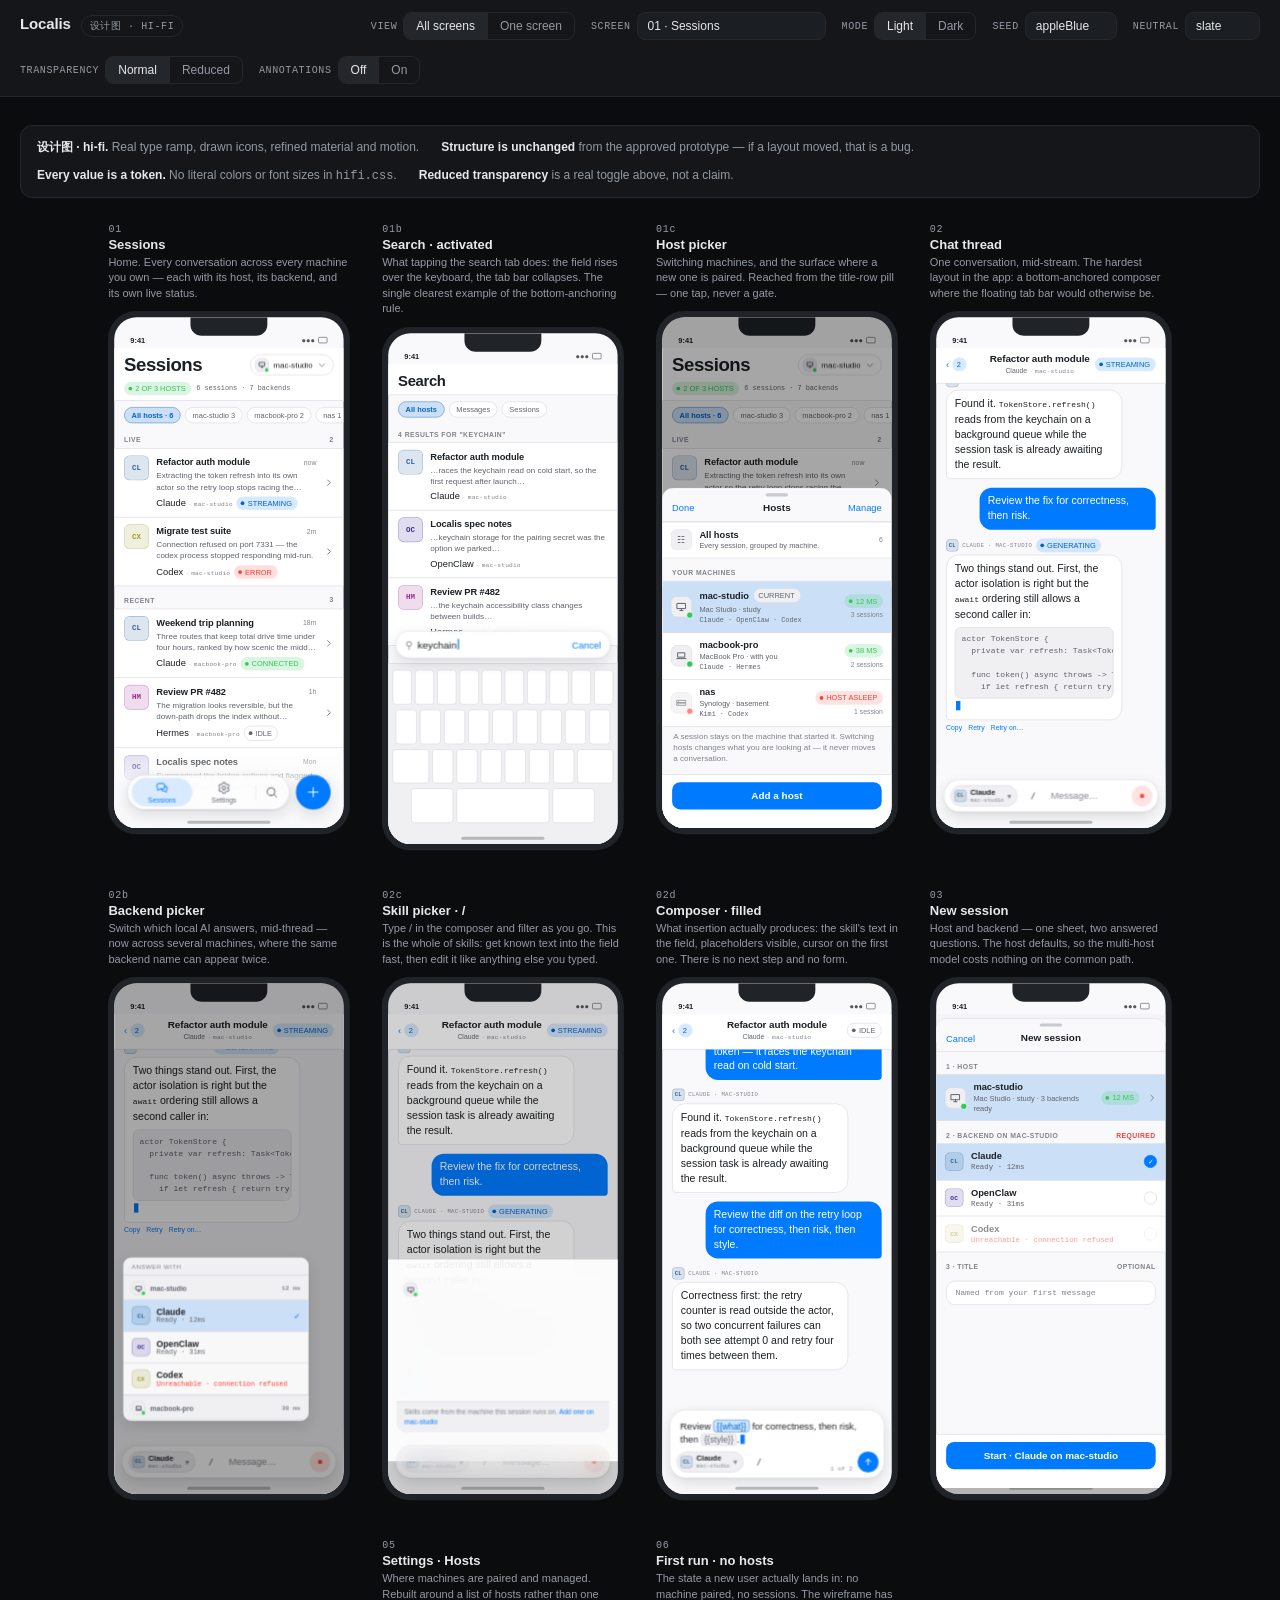
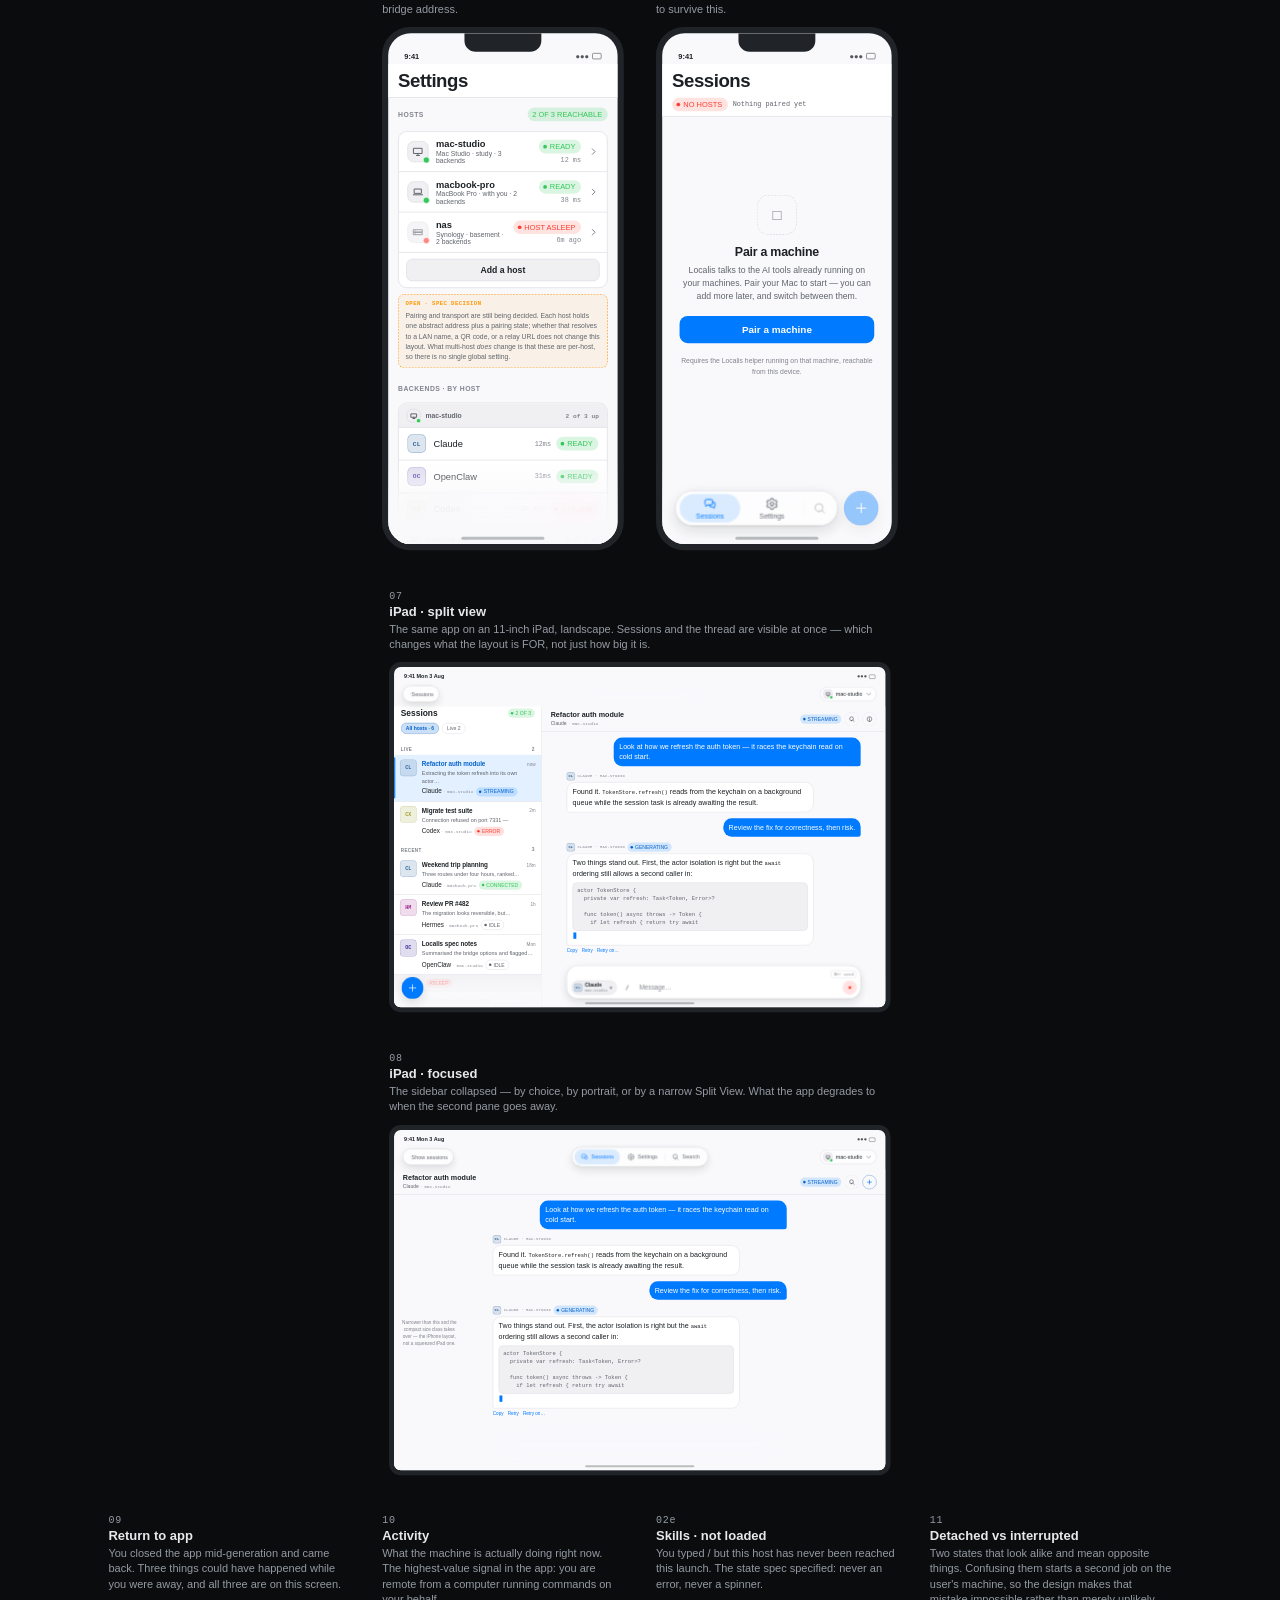
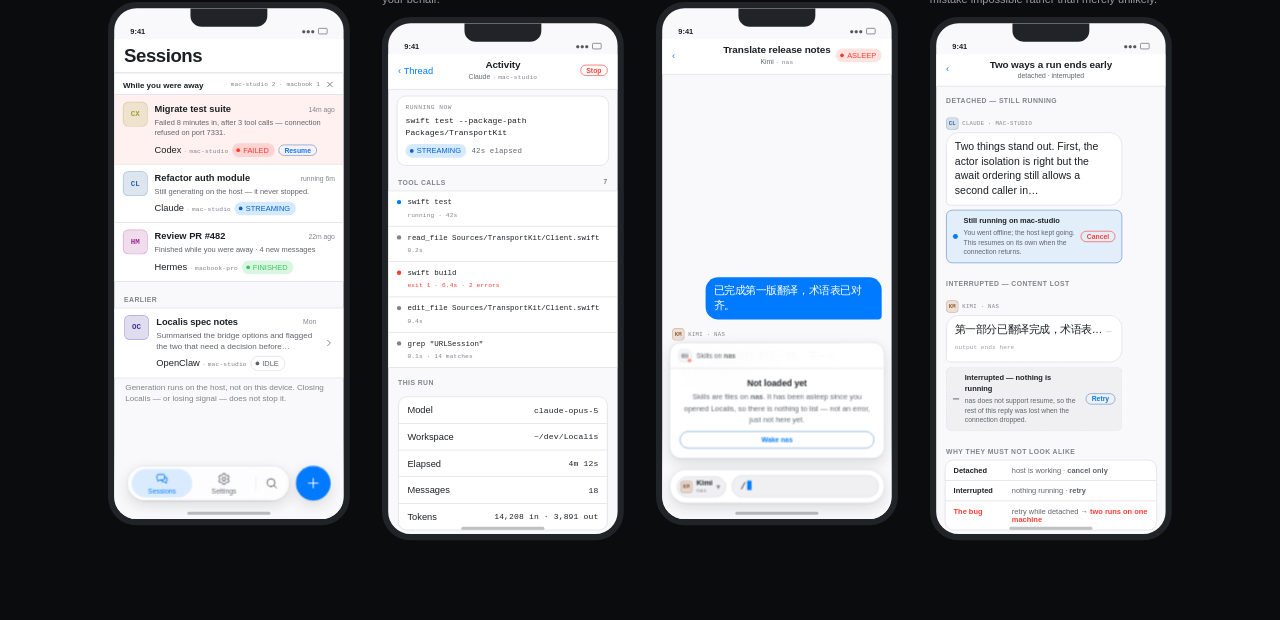
<file: design/hifi/index.html>
<!doctype html>
<html lang="en">
<head>
<meta charset="utf-8">
<meta name="viewport" content="width=device-width, initial-scale=1">
<title>Localis — 设计图 (hi-fi)</title>

<!-- The prototype's own layers. Hi-fi refines them; it does not replace them,
     because the prototype is the approved artefact and a layout that moved
     here would be a regression rather than an improvement. -->
<link rel="stylesheet" href="../prototype/styles.css">
<link rel="stylesheet" href="../prototype/glass.css">
<link rel="stylesheet" href="../prototype/pad.css">
<link rel="stylesheet" href="../prototype/activity.css">
<link rel="stylesheet" href="../prototype/viewer.css">
<!-- The visual design, layered last. -->
<link rel="stylesheet" href="hifi.css">
</head>
<body>

<div class="toolbar">
  <div class="brand">
    <h1>Localis</h1>
    <span class="tag">设计图 · hi-fi</span>
  </div>

  <div class="control">
    <label>View</label>
    <div class="seg" id="view-seg">
      <button data-view="board" aria-pressed="true">All screens</button>
      <button data-view="device" aria-pressed="false">One screen</button>
    </div>
  </div>

  <div class="control" id="screen-control" hidden>
    <label>Screen</label>
    <select class="shell-select" id="screen-select"></select>
  </div>

  <div class="control">
    <label>Mode</label>
    <div class="seg" id="mode-seg">
      <button data-mode="light" aria-pressed="true">Light</button>
      <button data-mode="dark" aria-pressed="false">Dark</button>
    </div>
  </div>

  <div class="control">
    <label>Seed</label>
    <select class="shell-select" id="seed-select">
      <option value="appleBlue" selected>appleBlue</option>
      <option value="blue">blue</option>
      <option value="purple">purple</option>
      <option value="teal">teal</option>
      <option value="orange">orange</option>
    </select>
  </div>

  <div class="control">
    <label>Neutral</label>
    <select class="shell-select" id="neutral-select">
      <option value="slate" selected>slate</option>
      <option value="neutral">neutral</option>
    </select>
  </div>

  <!-- Hi-fi specific: prove the accessibility fallbacks rather than assert
       them. Both are real iOS settings users turn on. -->
  <div class="control">
    <label>Transparency</label>
    <div class="seg" id="rt-seg">
      <button data-rt="off" aria-pressed="true">Normal</button>
      <button data-rt="on" aria-pressed="false">Reduced</button>
    </div>
  </div>

  <div class="control">
    <label>Annotations</label>
    <div class="seg" id="pins-seg">
      <button data-pins="off" aria-pressed="true">Off</button>
      <button data-pins="on" aria-pressed="false">On</button>
    </div>
  </div>
</div>

<div class="stage">
  <div class="legend">
    <span><b>设计图 · hi-fi.</b> Real type ramp, drawn icons, refined material and motion.</span>
    <span><b>Structure is unchanged</b> from the approved prototype — if a layout moved, that is a bug.</span>
    <span><b>Every value is a token.</b> No literal colors or font sizes in <code>hifi.css</code>.</span>
    <span><b>Reduced transparency</b> is a real toggle above, not a claim.</span>
  </div>
  <div id="stage-root"></div>
</div>

<!-- The prototype's model and screens, reused verbatim. -->
<script src="../prototype/tokens.js"></script>
<script src="../prototype/model.js"></script>
<script src="../prototype/screens.js"></script>
<script src="../prototype/screens-ipad.js"></script>
<script src="../prototype/screens-activity.js"></script>
<!-- The hi-fi visual system. -->
<script src="type.js"></script>
<script src="icons.js"></script>
<script>
(function () {
  'use strict';

  var state = {
    view: 'board', screen: 'sessions', mode: 'light',
    seed: 'appleBlue', neutral: 'slate', pins: false, reduceTransparency: false
  };

  var root = document.getElementById('stage-root');
  var byId = {};
  window.Screens.forEach(function (s) { byId[s.id] = s; });

  // The type ramp is injected rather than hand-written into hifi.css, so
  // type.js stays the single source of truth for every size in the design.
  (function injectType() {
    var el = document.createElement('style');
    el.textContent = window.Type.stylesheet();
    document.head.appendChild(el);
  })();

  /**
   * Upgrade the prototype's placeholder icons to drawn ones.
   *
   * The prototype rendered icons as dashed boxes containing a geometric
   * character. Rather than fork every screen to change them, hi-fi rewrites
   * them after render — which also guarantees the two versions cannot drift
   * structurally, because they are literally the same markup.
   */
  var GLYPH_TO_ICON = {
    '☰': 'sessions', '⚙': 'settings', '⚲': 'search',
    '+': 'plus', '‹': 'back', '›': 'chevron', '▾': 'caretDown',
    '✓': 'check', '/': 'slash', '■': 'stop', '↑': 'send',
    '×': 'close', 'i': 'info',
    '▣': 'mac', '▤': 'laptop', '◫': 'nas', '◆': 'skill'
  };

  function upgradeIcons(scope) {
    // Tab-bar and nav icons: replace the dashed box with a drawn glyph.
    Array.prototype.forEach.call(scope.querySelectorAll('.ic'), function (el) {
      if (el.tagName.toLowerCase() === 'svg') return;
      var key = GLYPH_TO_ICON[el.textContent.trim()];
      if (!key) return;
      el.outerHTML = window.Icons.icon(key, 22);
    });
    // Host marks carry their machine kind as a glyph.
    Array.prototype.forEach.call(scope.querySelectorAll('.host-mark'), function (el) {
      var t = el.firstChild;
      if (!t || t.nodeType !== 3) return;
      var key = GLYPH_TO_ICON[t.textContent.trim()];
      if (!key) return;
      var size = el.classList.contains('lg') ? 20 : 13;
      t.replaceWith(document.createRange().createContextualFragment(
        window.Icons.icon(key, size)
      ));
    });
    // Standalone action glyphs in buttons.
    Array.prototype.forEach.call(
      scope.querySelectorAll('.cbtn, .island, .chev, .caret-d, .away-x, .dbtn'),
      function (el) {
        if (el.querySelector('svg')) return;
        var key = GLYPH_TO_ICON[el.textContent.trim()];
        if (!key) return;
        var size = el.classList.contains('island') ? 26 : 16;
        el.innerHTML = window.Icons.icon(key, size);
      }
    );
  }

  /** Map the prototype's ad-hoc sizes onto the real ramp. */
  var TYPE_MAP = [
    ['.lt', 'display'], ['.nb-title .t', 'headline'], ['.rtitle', 'headline'],
    ['.bubble', 'body'], ['.rsub', 'subhead'], ['.rtime', 'caption'],
    ['.section-header', 'sectionLabel'], ['.tabbar-float .tab', 'tabLabel'],
    ['.qualified .qhost', 'mono'], ['.pill', 'caption'],
    ['.footnote', 'footnote'], ['.code', 'code'], ['.fzname', 'mono'],
    ['.fzdesc', 'footnote'], ['.now-cmd', 'code'], ['.tool .tname', 'code'],
    ['.tool .tmeta', 'mono'], ['.st-t', 'footnote'], ['.st-s', 'caption'],
    ['.flabel', 'subhead'], ['.mono-strong', 'mono'], ['.hname', 'footnote']
  ];

  function applyType(scope) {
    TYPE_MAP.forEach(function (pair) {
      Array.prototype.forEach.call(scope.querySelectorAll(pair[0]), function (el) {
        el.classList.add('t-' + pair[1]);
      });
    });
  }

  function applyTokens() {
    var vars = window.Tokens.buildTokens(
      window.Tokens.SEEDS[state.seed], state.neutral, state.mode === 'dark'
    );
    Array.prototype.forEach.call(document.querySelectorAll('.frame'), function (f) {
      Object.keys(vars).forEach(function (k) { f.style.setProperty(k, vars[k]); });
      f.classList.toggle('reduce-transparency', state.reduceTransparency);
    });
  }

  function frameHTML(screen) {
    var pad = screen.pad ? ' pad' : '';
    return '<div class="frame-holder' + pad + '"><div class="frame-wrap' + pad + '">' +
      '<div class="frame' + pad + '" data-screen="' + screen.id + '">' +
        '<div class="notch"></div>' + screen.render() +
        '<div class="home-ind"></div>' +
      '</div><div class="pins"' + (state.pins ? '' : ' hidden') + '></div>' +
      '</div></div>';
  }

  function captionHTML(s, clickable) {
    return '<div class="caption"' + (clickable ? ' data-open="' + s.id + '"' : '') + '>' +
      '<div class="idx">' + s.idx + '</div><div class="name">' + s.name + '</div>' +
      '<div class="desc">' + s.desc + '</div></div>';
  }

  function render() {
    if (state.view === 'board') {
      root.innerHTML = '<div class="board">' + window.Screens.map(function (s) {
        return '<div class="frame-slot' + (s.pad ? ' pad' : '') + '">' +
          captionHTML(s, true) + frameHTML(s) + '</div>';
      }).join('') + '</div>';
    } else {
      var s = byId[state.screen];
      root.innerHTML = '<div class="device"><div>' + captionHTML(s, false) +
        frameHTML(s) + '</div>' + notesHTML(s) + '</div>';
    }
    Array.prototype.forEach.call(document.querySelectorAll('.frame'), function (f) {
      upgradeIcons(f);
      applyType(f);
    });
    applyTokens();
  }

  function notesHTML(s) {
    return '<div class="notes-panel"><h2>' + s.idx + ' · ' + s.name + '</h2>' +
      '<p class="sub">' + s.desc + '</p>' +
      '<h3>Design notes</h3><ol>' + (s.notes || []).map(function (n) {
        return '<li data-n="' + n[0] + '"><span class="npin">' + n[0] +
          '</span><span>' + n[1] + '</span></li>';
      }).join('') + '</ol></div>';
  }

  function open(id) {
    if (!byId[id]) return;
    state.screen = id; state.view = 'device';
    sync(); render(); window.scrollTo({ top: 0, behavior: 'smooth' });
  }

  document.addEventListener('click', function (e) {
    var cap = e.target.closest('[data-open]');
    if (cap) { open(cap.getAttribute('data-open')); return; }
    var hot = e.target.closest('[data-goto]');
    if (hot) open(hot.getAttribute('data-goto'));
  });

  function bindSeg(id, attr, key, bool) {
    document.getElementById(id).addEventListener('click', function (e) {
      var b = e.target.closest('button');
      if (!b) return;
      state[key] = bool ? b.getAttribute('data-' + attr) === 'on'
                        : b.getAttribute('data-' + attr);
      sync(); render();
    });
  }

  function sync() {
    function press(id, attr, match) {
      Array.prototype.forEach.call(
        document.getElementById(id).querySelectorAll('button'),
        function (b) { b.setAttribute('aria-pressed', String(match(b.getAttribute('data-' + attr)))); }
      );
    }
    press('view-seg', 'view', function (v) { return v === state.view; });
    press('mode-seg', 'mode', function (v) { return v === state.mode; });
    press('pins-seg', 'pins', function (v) { return (v === 'on') === state.pins; });
    press('rt-seg', 'rt', function (v) { return (v === 'on') === state.reduceTransparency; });
    document.getElementById('screen-control').hidden = state.view !== 'device';
    document.getElementById('screen-select').value = state.screen;
  }

  bindSeg('view-seg', 'view', 'view');
  bindSeg('mode-seg', 'mode', 'mode');
  bindSeg('pins-seg', 'pins', 'pins', true);
  bindSeg('rt-seg', 'rt', 'reduceTransparency', true);

  var sel = document.getElementById('screen-select');
  sel.innerHTML = window.Screens.map(function (s) {
    return '<option value="' + s.id + '">' + s.idx + ' · ' + s.name + '</option>';
  }).join('');
  sel.addEventListener('change', function () { state.screen = sel.value; render(); });
  document.getElementById('seed-select').addEventListener('change', function (e) {
    state.seed = e.target.value; applyTokens();
  });
  document.getElementById('neutral-select').addEventListener('change', function (e) {
    state.neutral = e.target.value; applyTokens();
  });

  var h = (location.hash || '').replace('#', '');
  if (h && byId[h]) { state.screen = h; state.view = 'device'; }

  sync();
  render();
})();
</script>

</body>
</html>
</file>
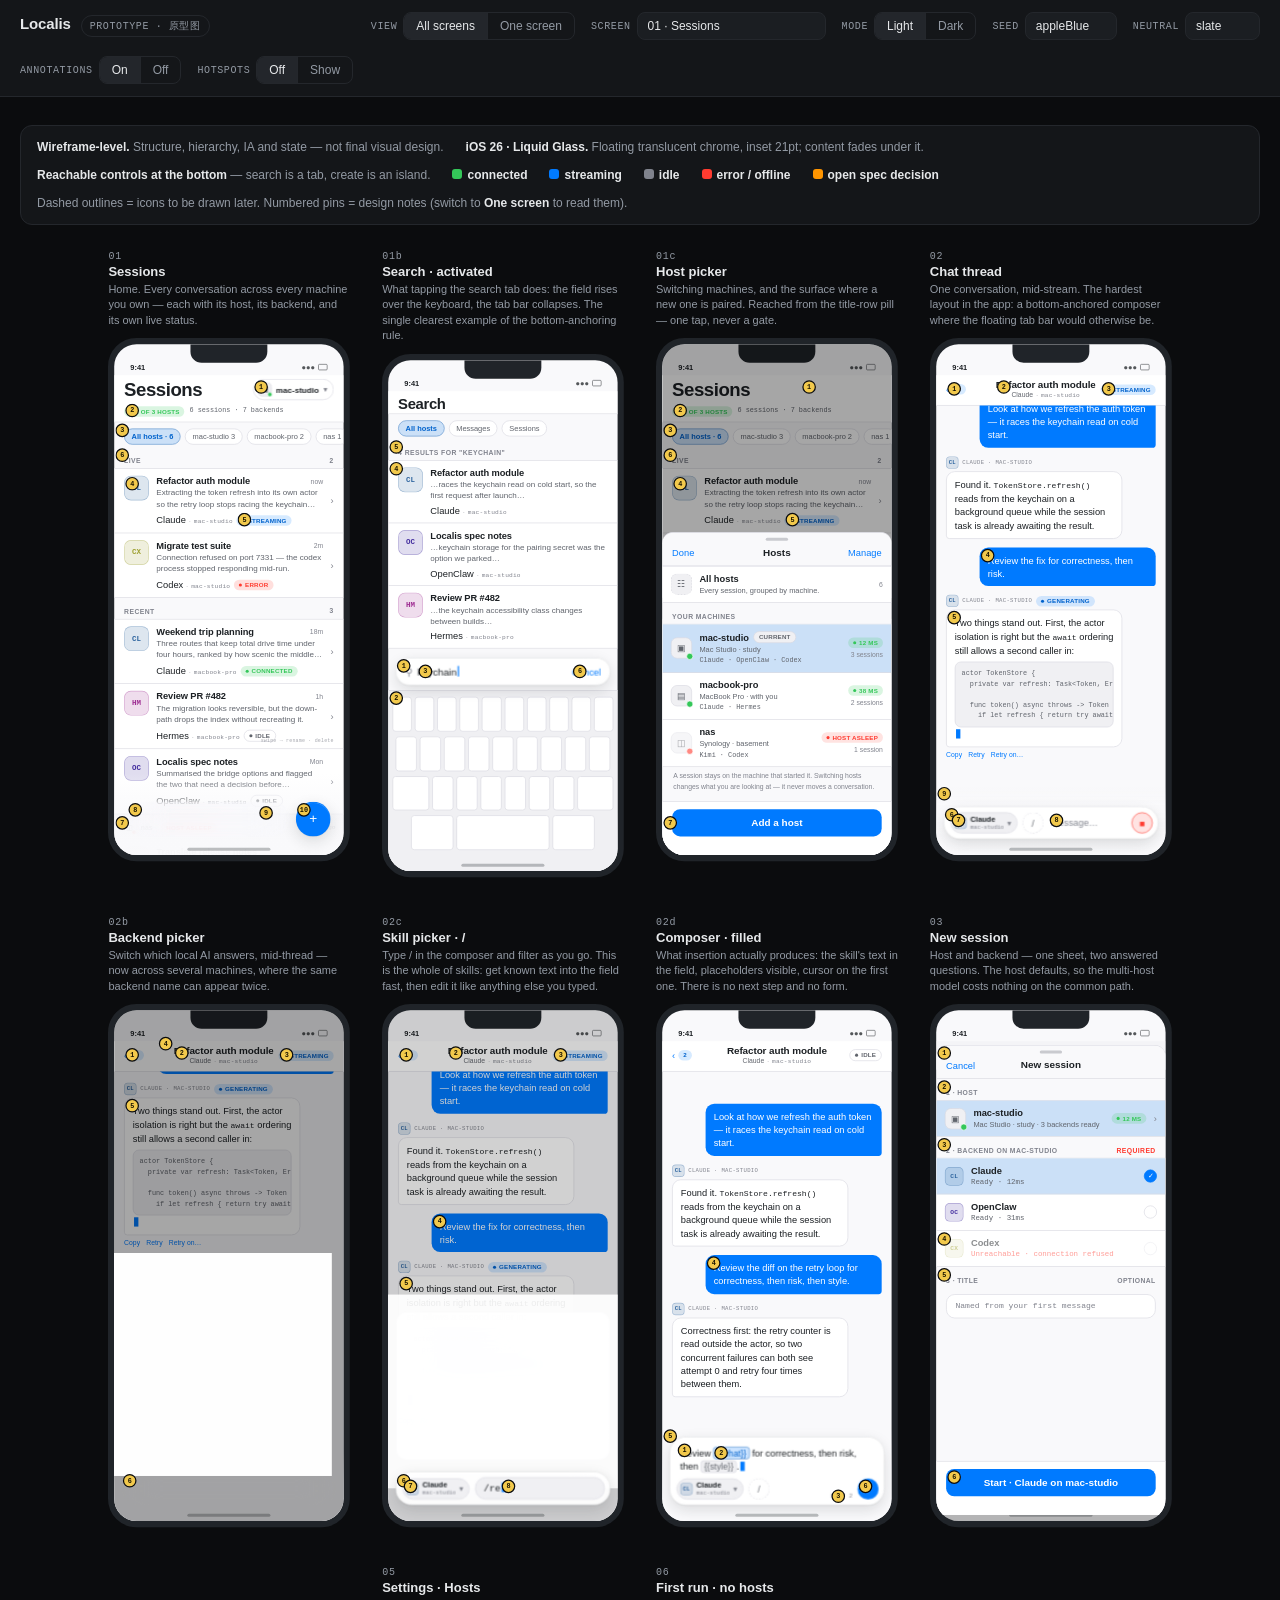
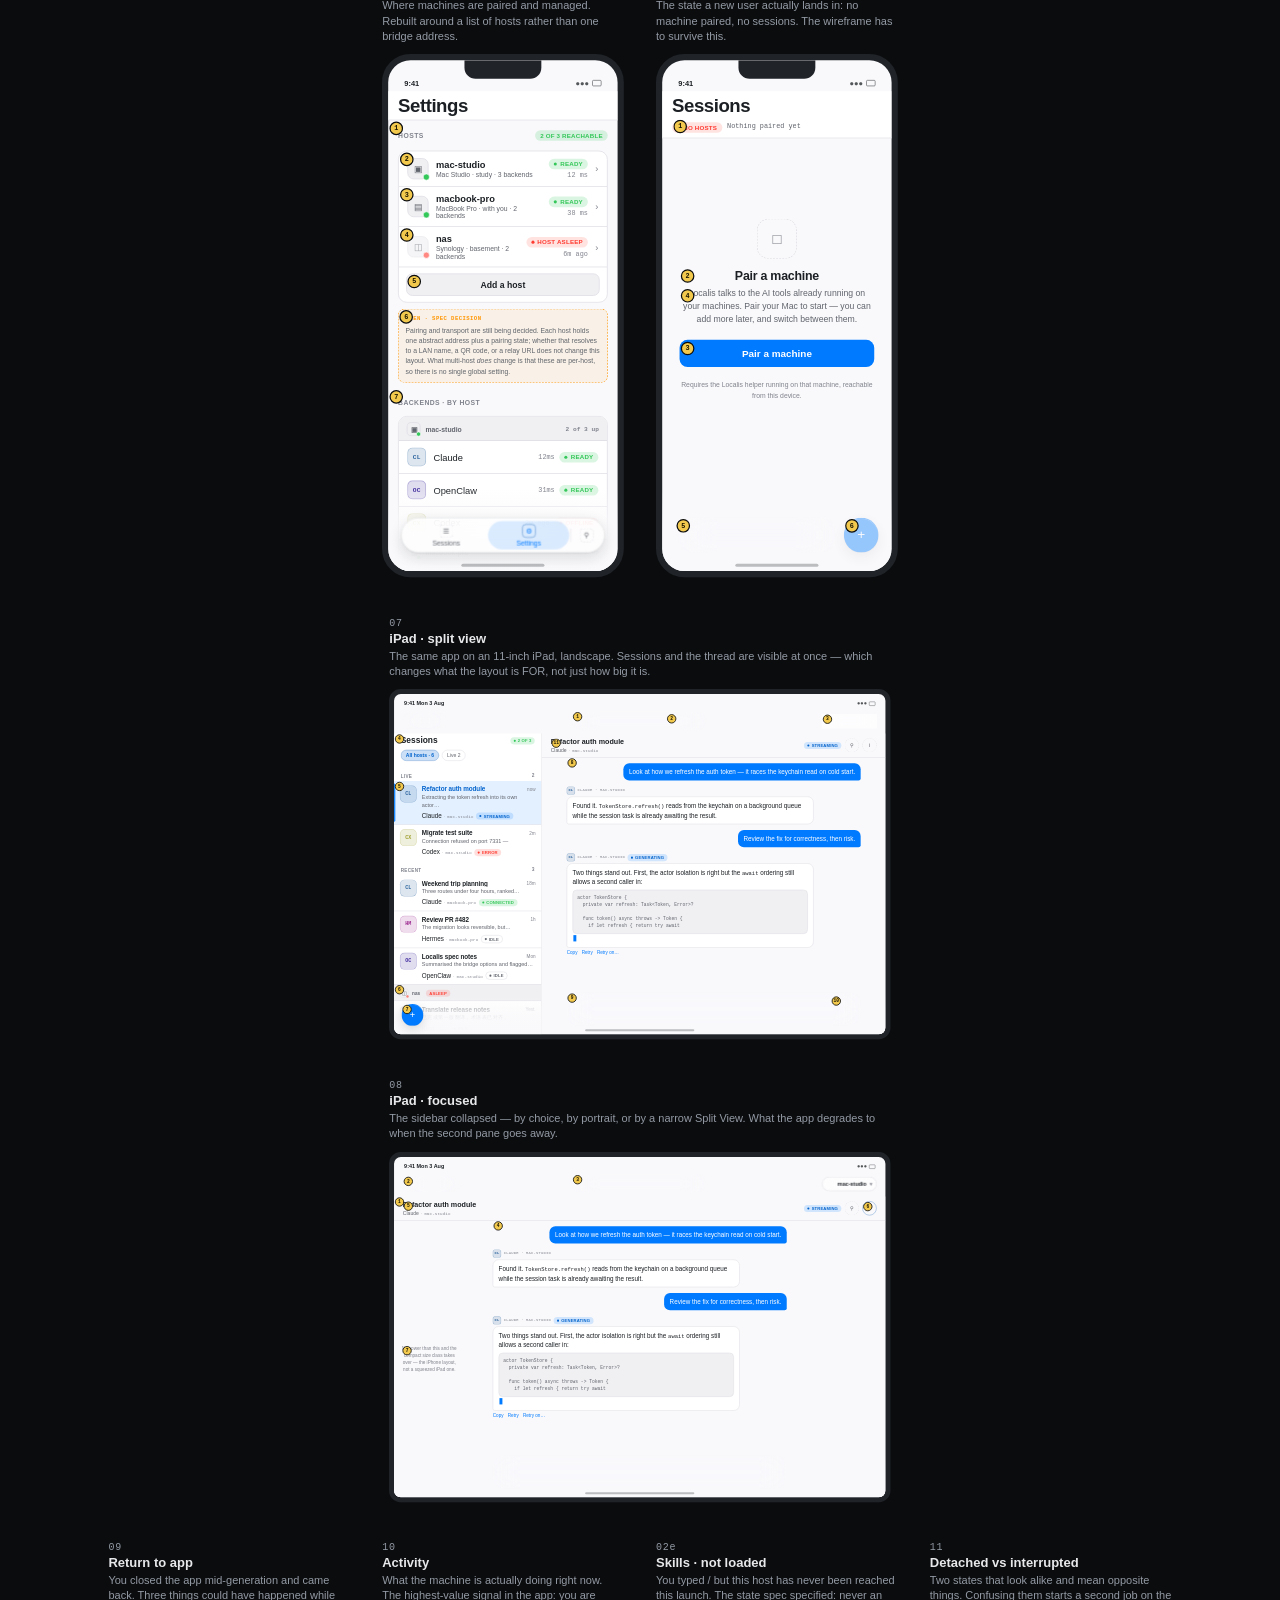
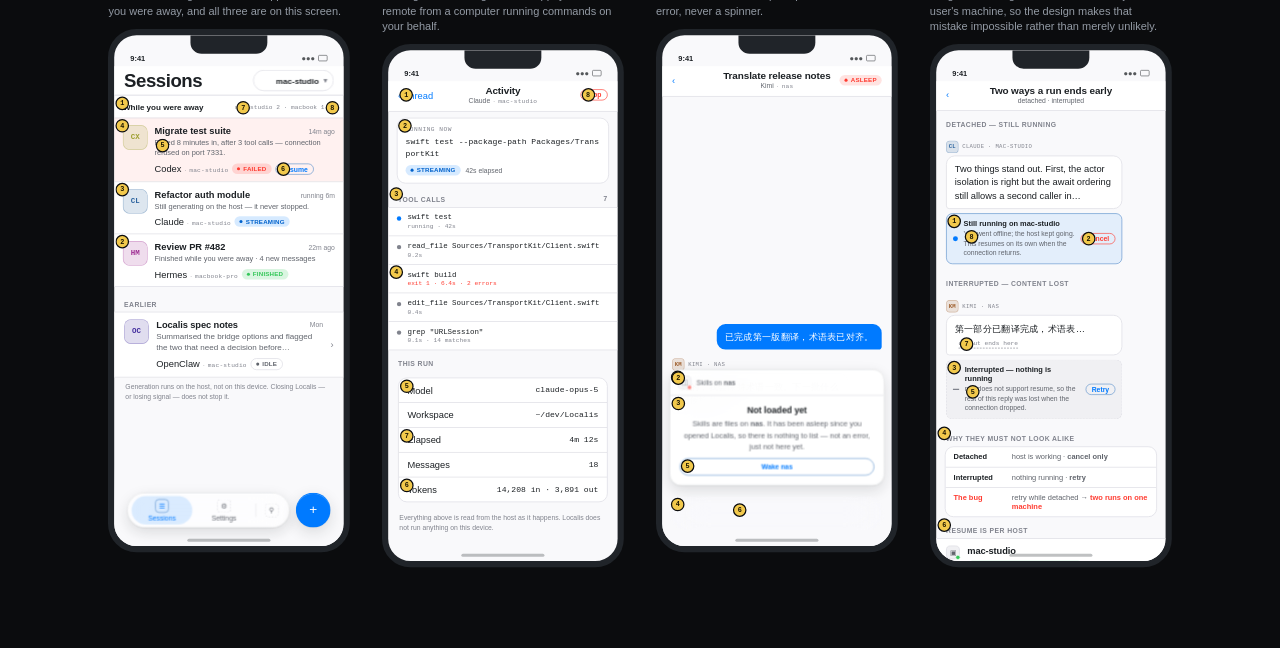
<file: design/prototype/index.html>
<!doctype html>
<html lang="en">
<head>
<meta charset="utf-8">
<meta name="viewport" content="width=device-width, initial-scale=1">
<title>Localis — Prototype (原型图)</title>
<link rel="stylesheet" href="styles.css">
<link rel="stylesheet" href="viewer.css">
<link rel="stylesheet" href="glass.css">
<link rel="stylesheet" href="pad.css">
<link rel="stylesheet" href="activity.css">
</head>
<body>

<div class="toolbar">
  <div class="brand">
    <h1>Localis</h1>
    <span class="tag">prototype · 原型图</span>
  </div>

  <div class="control">
    <label>View</label>
    <div class="seg" id="view-seg">
      <button data-view="board" aria-pressed="true">All screens</button>
      <button data-view="device" aria-pressed="false">One screen</button>
    </div>
  </div>

  <div class="control" id="screen-control" hidden>
    <label>Screen</label>
    <select class="shell-select" id="screen-select"></select>
  </div>

  <div class="control">
    <label>Mode</label>
    <div class="seg" id="mode-seg">
      <button data-mode="light" aria-pressed="true">Light</button>
      <button data-mode="dark" aria-pressed="false">Dark</button>
    </div>
  </div>

  <div class="control">
    <label>Seed</label>
    <select class="shell-select" id="seed-select">
      <option value="appleBlue" selected>appleBlue</option>
      <option value="blue">blue</option>
      <option value="purple">purple</option>
      <option value="teal">teal</option>
      <option value="orange">orange</option>
    </select>
  </div>

  <div class="control">
    <label>Neutral</label>
    <select class="shell-select" id="neutral-select">
      <option value="slate" selected>slate</option>
      <option value="neutral">neutral</option>
    </select>
  </div>

  <div class="control">
    <label>Annotations</label>
    <div class="seg" id="pins-seg">
      <button data-pins="on" aria-pressed="true">On</button>
      <button data-pins="off" aria-pressed="false">Off</button>
    </div>
  </div>

  <div class="control">
    <label>Hotspots</label>
    <div class="seg" id="hot-seg">
      <button data-hot="off" aria-pressed="true">Off</button>
      <button data-hot="on" aria-pressed="false">Show</button>
    </div>
  </div>
</div>

<div class="stage">
  <div class="legend">
    <span><b>Wireframe-level.</b> Structure, hierarchy, IA and state — not final visual design.</span>
    <span><b>iOS 26 · Liquid Glass.</b> Floating translucent chrome, inset 21pt; content fades under it.</span>
    <span><b>Reachable controls at the bottom</b> — search is a tab, create is an island.</span>
    <span><span class="swatch" style="background:#34C759"></span><b>connected</b></span>
    <span><span class="swatch" style="background:#007AFF"></span><b>streaming</b></span>
    <span><span class="swatch" style="background:#80838D"></span><b>idle</b></span>
    <span><span class="swatch" style="background:#FF3B30"></span><b>error / offline</b></span>
    <span><span class="swatch" style="background:#FF9500"></span><b>open spec decision</b></span>
    <span>Dashed outlines = icons to be drawn later. Numbered pins = design notes (switch to <b>One screen</b> to read them).</span>
  </div>
  <div id="stage-root"></div>
</div>

<script src="tokens.js"></script>
<script src="model.js"></script>
<script src="screens.js"></script>
<script src="screens-ipad.js"></script>
<script src="screens-activity.js"></script>
<script>
(function () {
  'use strict';

  var state = {
    view: 'board',
    screen: 'sessions',
    mode: 'light',
    seed: 'appleBlue',
    neutral: 'slate',
    pins: true,
    hotspots: false
  };

  var root = document.getElementById('stage-root');
  var byId = {};
  window.Screens.forEach(function (s) { byId[s.id] = s; });

  // Deep-link: #screen-id opens that screen in device view (shareable in review).
  function readHash() {
    var h = (location.hash || '').replace('#', '');
    if (h && byId[h]) { state.screen = h; state.view = 'device'; }
  }
  readHash();
  window.addEventListener('hashchange', function () {
    readHash(); syncControls(); render();
  });

  // ── Theme: build the token map and apply it to every frame ──────────────

  function applyTokens() {
    var vars = window.Tokens.buildTokens(
      window.Tokens.SEEDS[state.seed], state.neutral, state.mode === 'dark'
    );
    Array.prototype.forEach.call(document.querySelectorAll('.frame'), function (f) {
      Object.keys(vars).forEach(function (k) { f.style.setProperty(k, vars[k]); });
    });
  }

  // ── Frame rendering ─────────────────────────────────────────────────────

  function frameHTML(screen) {
    var pad = screen.pad ? ' pad' : '';
    return '<div class="frame-holder' + pad + '"><div class="frame-wrap' + pad + '">' +
      '<div class="frame' + pad + (state.hotspots ? ' hotspots' : '') +
        '" data-screen="' + screen.id + '">' +
        '<div class="notch"></div>' +
        screen.render() +
        '<div class="home-ind"></div>' +
      '</div>' +
      '<div class="pins"' + (state.pins ? '' : ' hidden') + '></div>' +
      '</div></div>';
  }

  /**
   * Place annotation pins by measuring the elements they annotate
   * (`data-note="N"`), rather than hand-placed pixel coordinates — so a pin
   * can never drift away from its subject when a layout changes.
   *
   * A note whose subject sits below the fold gets no pin (it would render
   * outside the phone); the notes panel marks it instead, so the note is
   * never silently unanchored.
   *
   * Some screens render another screen underneath themselves (the pickers
   * draw the chat behind their scrim). Those inherited `data-note` anchors
   * belong to the OTHER screen's notes, so they are skipped — otherwise a
   * picker would show pins numbered past the end of its own note list.
   */
  function placePins() {
    Array.prototype.forEach.call(document.querySelectorAll('.frame-wrap'), function (wrap) {
      var layer = wrap.querySelector('.pins');
      var frame = wrap.querySelector('.frame');
      if (!layer || !frame) return;
      var screen = byId[frame.getAttribute('data-screen')];
      var own = {};
      ((screen && screen.notes) || []).forEach(function (n) { own[n[0]] = true; });
      var wrapRect = wrap.getBoundingClientRect();
      var frameRect = frame.getBoundingClientRect();
      // Scale from the frame's own unscaled width, so an iPad frame (which is
      // both wider and scaled differently) places its pins correctly too.
      var scale = frameRect.width / (frame.offsetWidth || 390) || 1;
      var html = '';
      var offscreen = [];
      var seen = {};
      Array.prototype.forEach.call(frame.querySelectorAll('[data-note]'), function (el) {
        var n = el.getAttribute('data-note');
        if (!own[n] || seen[n]) return;
        var r = el.getBoundingClientRect();
        if (!r.width && !r.height) return;
        seen[n] = true;
        if (r.top >= frameRect.bottom - 6 || r.bottom <= frameRect.top + 6) {
          offscreen.push(n);
          return;
        }
        var x = (r.left - wrapRect.left) / scale + Math.min(r.width / scale, 26) / 2;
        var y = (r.top - wrapRect.top) / scale + Math.min(r.height / scale, 26) / 2;
        html += '<div class="pin" style="left:' + x.toFixed(1) + 'px;top:' +
          y.toFixed(1) + 'px">' + n + '</div>';
      });
      layer.innerHTML = html;

      Array.prototype.forEach.call(document.querySelectorAll('.notes-panel li[data-n]'), function (li) {
        li.classList.toggle('offscreen', offscreen.indexOf(li.getAttribute('data-n')) !== -1);
      });
    });
  }

  function captionHTML(screen, clickable) {
    return '<div class="caption"' + (clickable ? ' data-open="' + screen.id + '"' : '') + '>' +
      '<div class="idx">' + screen.idx + '</div>' +
      '<div class="name">' + screen.name + '</div>' +
      '<div class="desc">' + screen.desc + '</div></div>';
  }

  function notesHTML(screen) {
    return '<div class="notes-panel">' +
      '<h2>' + screen.idx + ' · ' + screen.name + '</h2>' +
      '<p class="sub">' + screen.desc + '</p>' +
      '<h3>Design notes</h3>' +
      '<ol>' + (screen.notes || []).map(function (n) {
        return '<li data-n="' + n[0] + '"><span class="npin">' + n[0] + '</span><span>' + n[1] + '</span></li>';
      }).join('') + '</ol>' +
      '<h3>Flows from here</h3>' +
      '<ol class="flows">' + (screen.flows || []).map(function (f) {
        return '<li>' + f + '</li>';
      }).join('') + '</ol>' +
      '</div>';
  }

  function render() {
    if (state.view === 'board') {
      root.innerHTML = '<div class="board">' + window.Screens.map(function (s) {
        return '<div class="frame-slot' + (s.pad ? ' pad' : '') + '">' +
          captionHTML(s, true) + frameHTML(s) + '</div>';
      }).join('') + '</div>';
    } else {
      var s = byId[state.screen];
      root.innerHTML = '<div class="device"><div>' + captionHTML(s, false) + frameHTML(s) +
        '</div>' + notesHTML(s) + '</div>';
    }
    applyTokens();
    placePins();
  }

  // ── Navigation: hotspots inside frames, captions on the board ───────────

  function open(id) {
    if (!byId[id]) return;
    state.screen = id;
    state.view = 'device';
    syncControls();
    render();
    window.scrollTo({ top: 0, behavior: 'smooth' });
  }

  document.addEventListener('click', function (e) {
    var cap = e.target.closest('[data-open]');
    if (cap) { open(cap.getAttribute('data-open')); return; }
    var hot = e.target.closest('[data-goto]');
    if (hot) { open(hot.getAttribute('data-goto')); }
  });

  // ── Controls ────────────────────────────────────────────────────────────

  function bindSeg(elId, attr, key, after) {
    var el = document.getElementById(elId);
    el.addEventListener('click', function (e) {
      var b = e.target.closest('button');
      if (!b) return;
      state[key] = attr === 'pins' || attr === 'hot'
        ? b.getAttribute('data-' + attr) === 'on'
        : b.getAttribute('data-' + attr);
      syncControls();
      (after || render)();
    });
  }

  function syncControls() {
    function press(elId, attr, matches) {
      Array.prototype.forEach.call(
        document.getElementById(elId).querySelectorAll('button'),
        function (b) {
          b.setAttribute('aria-pressed', String(matches(b.getAttribute('data-' + attr))));
        }
      );
    }
    press('view-seg', 'view', function (v) { return v === state.view; });
    press('mode-seg', 'mode', function (v) { return v === state.mode; });
    press('pins-seg', 'pins', function (v) { return (v === 'on') === state.pins; });
    press('hot-seg', 'hot', function (v) { return (v === 'on') === state.hotspots; });
    document.getElementById('screen-control').hidden = state.view !== 'device';
    document.getElementById('screen-select').value = state.screen;
    document.getElementById('seed-select').value = state.seed;
    document.getElementById('neutral-select').value = state.neutral;
  }

  bindSeg('view-seg', 'view', 'view');
  bindSeg('mode-seg', 'mode', 'mode');
  bindSeg('pins-seg', 'pins', 'pins');
  bindSeg('hot-seg', 'hot', 'hotspots');

  var sel = document.getElementById('screen-select');
  sel.innerHTML = window.Screens.map(function (s) {
    return '<option value="' + s.id + '">' + s.idx + ' · ' + s.name + '</option>';
  }).join('');
  sel.addEventListener('change', function () { state.screen = sel.value; render(); });

  document.getElementById('seed-select').addEventListener('change', function (e) {
    state.seed = e.target.value; applyTokens(); placePins();
  });
  document.getElementById('neutral-select').addEventListener('change', function (e) {
    state.neutral = e.target.value; applyTokens(); placePins();
  });

  window.addEventListener('resize', placePins);

  syncControls();
  render();
})();
</script>

</body>
</html>
</file>
<file: design/prototype/styles.css>
/* ==========================================================================
   Localis prototype — wireframe shell + iOS phone-frame components.

   Elevation inside the phone is luminance tiers (bg < card < inner) + 1px
   border, with NO shadows — EXCEPT on floating chrome, where iOS 26 expects
   Liquid Glass (material + inset + shadow). That exception lives entirely in
   `glass.css`; everything in this file is still flat.

   Never hardcode color here — consume tokens from tokens.js.
   ========================================================================== */

:root {
  --frame-w: 390px;
  --frame-h: 844px;
  --radius-card: 14px;
  --radius-inner: 10px;
  --radius-control: 8px;
  --shell-bg: #0b0c0e;
  --shell-panel: #141619;
  --shell-line: #24272c;
  --shell-text: #e6e8ea;
  --shell-text-2: #939aa4;
  --mono: ui-monospace, SFMono-Regular, "SF Mono", Menlo, monospace;
  --sans: -apple-system, BlinkMacSystemFont, "SF Pro Text", "Inter",
    "Helvetica Neue", Arial, sans-serif;
}

* { box-sizing: border-box; }

html, body {
  margin: 0;
  height: 100%;
  background: var(--shell-bg);
  color: var(--shell-text);
  font-family: var(--sans);
  -webkit-font-smoothing: antialiased;
}

/* ── Shell chrome ───────────────────────────────────────────────────────── */

.toolbar {
  position: sticky;
  top: 0;
  z-index: 50;
  display: flex;
  align-items: center;
  gap: 16px;
  flex-wrap: wrap;
  padding: 12px 20px;
  background: var(--shell-panel);
  border-bottom: 1px solid var(--shell-line);
}

.brand { display: flex; align-items: baseline; gap: 10px; margin-right: auto; }
.brand h1 { font-size: 15px; font-weight: 650; margin: 0; letter-spacing: -0.01em; }
.brand .tag {
  font-family: var(--mono);
  font-size: 10px;
  letter-spacing: 0.06em;
  text-transform: uppercase;
  color: var(--shell-text-2);
  border: 1px solid var(--shell-line);
  border-radius: 999px;
  padding: 3px 8px;
}

.control { display: flex; align-items: center; gap: 6px; }
.control > label {
  font-family: var(--mono);
  font-size: 10px;
  letter-spacing: 0.06em;
  text-transform: uppercase;
  color: var(--shell-text-2);
}

.seg { display: flex; border: 1px solid var(--shell-line); border-radius: 8px; overflow: hidden; }
.seg button {
  appearance: none;
  border: 0;
  background: transparent;
  color: var(--shell-text-2);
  font-family: var(--sans);
  font-size: 12px;
  padding: 6px 12px;
  cursor: pointer;
}
.seg button + button { border-left: 1px solid var(--shell-line); }
.seg button[aria-pressed="true"] { background: #23262b; color: var(--shell-text); }

select.shell-select {
  appearance: none;
  background: #1b1e22;
  color: var(--shell-text);
  border: 1px solid var(--shell-line);
  border-radius: 8px;
  font-family: var(--sans);
  font-size: 12px;
  padding: 6px 26px 6px 10px;
  cursor: pointer;
}

.stage { padding: 28px 20px 80px; }

/* ── Phone frame ────────────────────────────────────────────────────────── */

.frame-holder { position: relative; }

.frame-wrap { position: relative; width: var(--frame-w); }

.frame {
  position: relative;
  width: var(--frame-w);
  height: var(--frame-h);
  border-radius: 46px;
  border: 10px solid #202429;
  background: var(--bg);
  overflow: hidden;
  color: var(--text-1);
  font-size: 15px;
  display: flex;
  flex-direction: column;
}

.notch {
  position: absolute;
  top: 0; left: 50%;
  transform: translateX(-50%);
  width: 124px; height: 30px;
  background: #202429;
  border-radius: 0 0 18px 18px;
  z-index: 20;
}

.status-bar {
  height: 50px;
  flex: 0 0 auto;
  display: flex;
  align-items: flex-end;
  justify-content: space-between;
  padding: 0 26px 6px;
  font-size: 12px;
  font-weight: 600;
  font-variant-numeric: tabular-nums;
  color: var(--text-1);
}
.status-bar .sb-right { display: flex; gap: 5px; align-items: center; opacity: 0.75; }
.status-bar .sb-right i { display: block; width: 15px; height: 10px; border: 1px solid currentColor; border-radius: 2px; }

.home-ind {
  position: absolute;
  bottom: 7px; left: 50%;
  transform: translateX(-50%);
  width: 134px; height: 5px;
  border-radius: 999px;
  background: var(--text-1);
  opacity: 0.28;
  z-index: 25;
}

/* ── Nav bar ────────────────────────────────────────────────────────────── */

.navbar {
  flex: 0 0 auto;
  display: grid;
  grid-template-columns: 1fr auto 1fr;
  align-items: center;
  gap: 8px;
  padding: 6px 16px 10px;
  background: var(--card);
  border-bottom: 1px solid var(--border);
}
.navbar .nb-title { text-align: center; min-width: 0; }
.navbar .nb-title .t {
  font-size: 16px;
  font-weight: 650;
  letter-spacing: -0.01em;
  white-space: nowrap;
  overflow: hidden;
  text-overflow: ellipsis;
}
.navbar .nb-title .s { font-size: 11px; color: var(--text-2); margin-top: 1px; }
.navbar .nb-left { justify-self: start; display: flex; align-items: center; gap: 8px; }
.navbar .nb-right { justify-self: end; display: flex; align-items: center; gap: 14px; }
.navbar.large { display: block; padding-bottom: 6px; }
.navbar.large .lt-row { display: flex; align-items: center; justify-content: space-between; }
.navbar.large .lt { font-size: 30px; font-weight: 700; letter-spacing: -0.025em; }

.nb-btn {
  font-size: 15px;
  color: var(--primary);
  display: flex;
  align-items: center;
  gap: 3px;
  cursor: pointer;
}
.nb-icon {
  width: 28px; height: 28px;
  border: 1px dashed var(--border);
  border-radius: 7px;
  display: grid; place-items: center;
  font-size: 13px;
  color: var(--primary);
  cursor: pointer;
}

/* ── Scroll body ────────────────────────────────────────────────────────── */

.body {
  flex: 1 1 auto;
  overflow: hidden;
  position: relative;
}
.body-scroll { height: 100%; overflow: hidden; padding-bottom: 8px; }

/* A chat opens scrolled to the newest message — anchor to the bottom so the
   live reply and its actions are what you see, not the top of the history. */
.body-scroll.bottom {
  display: flex;
  flex-direction: column;
  justify-content: flex-end;
}

.section-header {
  font-size: 11px;
  font-weight: 600;
  letter-spacing: 0.06em;
  text-transform: uppercase;
  color: var(--text-3);
  padding: 16px 16px 6px;
  display: flex;
  align-items: center;
  justify-content: space-between;
}

/* ── Filter chips ───────────────────────────────────────────────────────── */

/* The top-anchored `.search` row that used to live here is gone: search is now
   a `Tab(role: .search)` in the floating bottom bar (see glass.css). The rule
   was also a live hazard — `.search` would have matched the new `.tab.search`
   element and given it a card background. */

.chip-row {
  display: flex;
  gap: 7px;
  padding: 10px 16px 4px;
  overflow: hidden;
}
.chip {
  font-size: 12px;
  padding: 5px 11px;
  border-radius: 999px;
  border: 1px solid var(--border);
  background: var(--card);
  color: var(--text-2);
  white-space: nowrap;
  cursor: pointer;
}
.chip.on {
  background: var(--primary-subtle);
  border-color: var(--primary-border);
  color: var(--primary-text);
  font-weight: 600;
}

/* ── Status pills (never grey text alone) ───────────────────────────────── */

.pill {
  display: inline-flex;
  align-items: center;
  gap: 5px;
  font-size: 10px;
  font-weight: 650;
  letter-spacing: 0.03em;
  text-transform: uppercase;
  padding: 3px 8px;
  border-radius: 999px;
  white-space: nowrap;
}
.pill .dot { width: 5px; height: 5px; border-radius: 999px; background: currentColor; }
.pill.streaming { background: color-mix(in srgb, var(--primary) 16%, transparent); color: var(--primary-text); }
.pill.connected { background: color-mix(in srgb, var(--success) 18%, transparent); color: var(--success); }
.pill.idle      { background: transparent; color: var(--text-2); border: 1px solid var(--border); }
.pill.error     { background: color-mix(in srgb, var(--danger) 16%, transparent); color: var(--danger); }
.pill.offline   { background: color-mix(in srgb, var(--danger) 14%, transparent); color: var(--danger); }
.pill.queued    { background: color-mix(in srgb, var(--warning) 20%, transparent); color: var(--warning); }
.pill.neutral   { background: var(--inner); color: var(--text-2); border: 1px solid var(--border); }

.pill.streaming .dot { animation: blink 1.1s ease-in-out infinite; }
@keyframes blink { 0%, 100% { opacity: 1; } 50% { opacity: 0.25; } }

/* ── Backend badge ──────────────────────────────────────────────────────── */

.badge {
  width: 40px; height: 40px;
  border-radius: 11px;
  display: grid;
  place-items: center;
  font-family: var(--mono);
  font-size: 12px;
  font-weight: 700;
  letter-spacing: 0.02em;
  flex: 0 0 auto;
  border: 1px solid transparent;
}
.badge.sm { width: 20px; height: 20px; border-radius: 6px; font-size: 9px; }
.badge.md { width: 30px; height: 30px; border-radius: 8px; font-size: 10px; }

/* ── Session list rows ──────────────────────────────────────────────────── */

.list { background: var(--card); border-top: 1px solid var(--border); border-bottom: 1px solid var(--border); }
.list.plain { border: 0; background: transparent; }

.row {
  display: flex;
  gap: 12px;
  padding: 11px 16px;
  align-items: flex-start;
  border-bottom: 1px solid var(--border);
  cursor: pointer;
  position: relative;
}
.row:last-child { border-bottom: 0; }
.row .rmain { flex: 1 1 auto; min-width: 0; }
.row .rtop { display: flex; align-items: center; gap: 8px; }
.row .rtitle {
  font-size: 15px;
  font-weight: 600;
  letter-spacing: -0.01em;
  white-space: nowrap;
  overflow: hidden;
  text-overflow: ellipsis;
  flex: 1 1 auto;
}
.row .rtime { font-size: 11px; color: var(--text-3); font-variant-numeric: tabular-nums; flex: 0 0 auto; }
.row .rsub {
  font-size: 13px;
  color: var(--text-2);
  line-height: 1.35;
  margin-top: 2px;
  display: -webkit-box;
  -webkit-line-clamp: 2;
  -webkit-box-orient: vertical;
  overflow: hidden;
}
.row .rmeta { display: flex; align-items: center; gap: 6px; margin-top: 7px; }
.row .chev { color: var(--text-3); font-size: 15px; align-self: center; }
.row.swipe::after {
  content: "swipe → rename · delete";
  position: absolute;
  right: 16px; bottom: 8px;
  font-family: var(--mono);
  font-size: 8px;
  letter-spacing: 0.04em;
  color: var(--text-3);
  opacity: 0.7;
}

.backend-name { font-family: var(--mono); font-size: 10px; letter-spacing: 0.04em; color: var(--text-2); text-transform: uppercase; }

/* ── Tab bar ────────────────────────────────────────────────────────────── */

/* The flat, edge-to-edge, full-bleed `.tabbar` is retired. iOS 26 floats it:
   see `.tabbar-float` in glass.css. Kept as a note rather than dead CSS
   because this is exactly the rule DesignKit has to change too. */

/* ── Chat ───────────────────────────────────────────────────────────────── */

.thread { padding: 14px 16px 4px; display: flex; flex-direction: column; gap: 14px; }

.msg { max-width: 84%; }
.msg.me { align-self: flex-end; }
.msg.ai { align-self: flex-start; }
.msg .mhead { display: flex; align-items: center; gap: 6px; margin-bottom: 4px; }
.msg .mhead .who { font-family: var(--mono); font-size: 9px; letter-spacing: 0.06em; text-transform: uppercase; color: var(--text-3); }

.bubble {
  border-radius: var(--radius-card);
  padding: 10px 13px;
  font-size: 15px;
  line-height: 1.42;
}
.msg.me .bubble { background: var(--primary); color: var(--on-primary); border-bottom-right-radius: 5px; }
.msg.ai .bubble { background: var(--card); border: 1px solid var(--border); border-bottom-left-radius: 5px; }

.code {
  margin-top: 8px;
  background: var(--inner);
  border: 1px solid var(--border);
  border-radius: var(--radius-inner);
  padding: 9px 10px;
  font-family: var(--mono);
  font-size: 11px;
  line-height: 1.55;
  color: var(--text-2);
  white-space: pre;
  overflow: hidden;
}

.caret {
  display: inline-block;
  width: 7px; height: 15px;
  background: var(--primary);
  vertical-align: -2px;
  margin-left: 2px;
  animation: blink 1s steps(2) infinite;
}

.divider-sys {
  display: flex;
  align-items: center;
  gap: 9px;
  font-size: 11px;
  color: var(--text-3);
  padding: 2px 0;
}
.divider-sys::before, .divider-sys::after {
  content: "";
  flex: 1 1 auto;
  height: 1px;
  background: var(--border);
}

.msg-actions { display: flex; gap: 10px; margin-top: 6px; }
.msg-actions span { font-size: 11px; color: var(--primary); cursor: pointer; }

/* ── Composer ───────────────────────────────────────────────────────────── */

/* The composer no longer butts against the bottom edge as an opaque bar — it
   floats as `.composer-float` (glass.css) in the same slot the tab bar would
   occupy. Only the inner parts it still shares are kept here. */

.armed-row { display: flex; gap: 6px; padding-bottom: 8px; }
.armed {
  display: inline-flex;
  align-items: center;
  gap: 6px;
  font-size: 12px;
  font-weight: 600;
  padding: 4px 9px;
  border-radius: 999px;
  background: var(--primary-subtle);
  border: 1px solid var(--primary-border);
  color: var(--primary-text);
}
.armed .x { opacity: 0.6; }

.composer-bar { display: flex; align-items: flex-end; gap: 9px; }
.cbtn {
  width: 34px; height: 34px;
  flex: 0 0 auto;
  border-radius: 999px;
  border: 1px dashed var(--border);
  display: grid; place-items: center;
  font-size: 15px;
  color: var(--text-2);
  cursor: pointer;
}
.cbtn.primary { background: var(--primary); border: 0; color: var(--on-primary); }
.cbtn.stop { background: color-mix(in srgb, var(--danger) 14%, transparent); border: 1px solid var(--danger); color: var(--danger); }
.cfield {
  flex: 1 1 auto;
  min-height: 34px;
  border: 1px solid var(--border);
  background: var(--inner);
  border-radius: 17px;
  padding: 8px 13px;
  font-size: 15px;
  color: var(--text-3);
}

.backend-switcher {
  display: inline-flex;
  align-items: center;
  gap: 6px;
  font-size: 12px;
  font-weight: 600;
  padding: 4px 9px 4px 5px;
  border-radius: 999px;
  border: 1px solid var(--border);
  background: var(--inner);
  color: var(--text-1);
  cursor: pointer;
}

/* ── Sheets / overlays ──────────────────────────────────────────────────── */

.scrim {
  position: absolute;
  inset: 0;
  background: rgb(0 0 0 / 0.35);
  z-index: 30;
}

.sheet {
  position: absolute;
  left: 0; right: 0; bottom: 0;
  z-index: 31;
  background: var(--bg);
  border-radius: 18px 18px 0 0;
  border-top: 1px solid var(--border);
  max-height: 82%;
  display: flex;
  flex-direction: column;
  overflow: hidden;
}
.sheet .grabber {
  width: 36px; height: 5px;
  border-radius: 999px;
  background: var(--text-3);
  opacity: 0.4;
  margin: 8px auto 2px;
  flex: 0 0 auto;
}
.sheet .sheet-nav {
  display: grid;
  grid-template-columns: 1fr auto 1fr;
  align-items: center;
  padding: 8px 16px 12px;
  border-bottom: 1px solid var(--border);
  flex: 0 0 auto;
}
.sheet .sheet-nav .t { font-size: 16px; font-weight: 650; text-align: center; }
.sheet .sheet-body { overflow: hidden; flex: 1 1 auto; padding-bottom: 4px; }
.sheet .sheet-foot {
  flex: 0 0 auto;
  padding: 12px 16px 30px;
  border-top: 1px solid var(--border);
  background: var(--card);
}

.menu {
  position: absolute;
  z-index: 31;
  background: var(--card);
  border: 1px solid var(--border);
  border-radius: var(--radius-card);
  overflow: hidden;
  width: 250px;
}
.menu .mrow {
  display: flex;
  align-items: center;
  gap: 10px;
  padding: 10px 13px;
  border-bottom: 1px solid var(--border);
  font-size: 14px;
  cursor: pointer;
}
.menu .mrow:last-child { border-bottom: 0; }
.menu .mrow.sel { background: var(--primary-subtle); }
.menu .mrow .check { margin-left: auto; color: var(--primary); font-size: 13px; }
.menu .mtitle {
  padding: 9px 13px 7px;
  font-size: 10px;
  letter-spacing: 0.07em;
  text-transform: uppercase;
  color: var(--text-3);
  border-bottom: 1px solid var(--border);
  background: var(--inner);
}

/* ── Buttons / option cards / forms ─────────────────────────────────────── */

.btn {
  display: block;
  width: 100%;
  text-align: center;
  padding: 13px;
  border-radius: 13px;
  font-size: 16px;
  font-weight: 650;
  background: var(--primary);
  color: var(--on-primary);
  cursor: pointer;
}
.btn.ghost { background: var(--inner); color: var(--text-1); border: 1px solid var(--border); font-weight: 600; }
.btn.sm { padding: 9px; font-size: 14px; border-radius: 10px; }

.opt {
  display: flex;
  align-items: center;
  gap: 12px;
  padding: 11px 14px;
  border-bottom: 1px solid var(--border);
  cursor: pointer;
}
.opt:last-child { border-bottom: 0; }
.opt .otext { flex: 1 1 auto; min-width: 0; }
.opt .oname { font-size: 15px; font-weight: 600; display: flex; align-items: center; gap: 7px; }
.opt .odesc { font-size: 12px; color: var(--text-2); margin-top: 2px; line-height: 1.35; }
.opt .radio {
  width: 21px; height: 21px;
  border-radius: 999px;
  border: 1.5px solid var(--border);
  flex: 0 0 auto;
}
.opt.sel { background: var(--primary-subtle); }
.opt.sel .radio { border-color: var(--primary); background: var(--primary); color: var(--on-primary); display: grid; place-items: center; font-size: 11px; }
.opt.dim { opacity: 0.5; }

.card {
  background: var(--card);
  border: 1px solid var(--border);
  border-radius: var(--radius-card);
  margin: 10px 16px;
  overflow: hidden;
}
.card-inner {
  background: var(--inner);
  border: 1px solid var(--border);
  border-radius: var(--radius-inner);
  padding: 10px 12px;
  margin: 10px 12px;
}

.field {
  display: flex;
  align-items: center;
  gap: 10px;
  padding: 11px 14px;
  border-bottom: 1px solid var(--border);
  font-size: 15px;
}
.field:last-child { border-bottom: 0; }
.field .flabel { color: var(--text-1); flex: 0 0 auto; }
.field .fvalue {
  margin-left: auto;
  color: var(--text-2);
  font-family: var(--mono);
  font-size: 13px;
  text-align: right;
  white-space: nowrap;
  overflow: hidden;
  text-overflow: ellipsis;
}
.field .fvalue.mono-strong { color: var(--text-1); }

.toggle {
  display: inline-block;
  width: 44px; height: 26px;
  border-radius: 999px;
  background: var(--inner);
  border: 1px solid var(--border);
  position: relative;
  flex: 0 0 auto;
}
.toggle::after {
  content: "";
  position: absolute;
  top: 2px; left: 2px;
  width: 20px; height: 20px;
  border-radius: 999px;
  background: var(--card);
  border: 1px solid var(--border);
}
.toggle.on { background: var(--success); border-color: transparent; }
.toggle.on::after { left: auto; right: 2px; border-color: transparent; }

.footnote { font-size: 11px; color: var(--text-3); padding: 6px 18px 12px; line-height: 1.5; }

/* Metric row — tabular numbers next to a sparkline */
.metric-row { display: flex; align-items: center; gap: 12px; }
.metric { flex: 1 1 auto; }
.metric .mv { font-size: 22px; font-weight: 700; font-variant-numeric: tabular-nums; letter-spacing: -0.02em; font-family: var(--mono); }
.metric .ml { font-size: 11px; color: var(--text-3); margin-top: 1px; }
.spark { flex: 0 0 auto; }

/* ── TBD / spec-pending marker ──────────────────────────────────────────── */

.tbd {
  border: 1px dashed var(--warning);
  border-radius: var(--radius-inner);
  background: color-mix(in srgb, var(--warning) 8%, transparent);
  padding: 9px 11px;
  margin: 10px 16px;
  font-size: 11px;
  line-height: 1.5;
  color: var(--text-2);
}
.tbd b {
  display: block;
  font-family: var(--mono);
  font-size: 9px;
  letter-spacing: 0.08em;
  text-transform: uppercase;
  color: var(--warning);
  margin-bottom: 3px;
}
</file>
<file: design/prototype/glass.css>
/* ==========================================================================
   glass.css — the iOS 26 (Liquid Glass) layer.

   Kept separate from styles.css on purpose: this file is the entire delta
   between the old design language and the new one, so `Packages/DesignKit`
   can be read against it directly.

   THE RULE IT CHANGES
   -------------------
   Old: elevation = luminance tier + 1px border, no shadows, chrome is opaque
        and edge-to-edge, bars butt against the content.
   New: chrome FLOATS above the content — translucent material, inset from the
        edges, capsule-shaped, with the system's only shadows. Content fades
        under it rather than being clipped by a hard bar edge.

   WHAT DOES NOT CHANGE
   --------------------
   ONE seed color, fixed semantics, status-as-pill, tabular numerals, three
   type levels, backend-identity-as-hue. Non-floating surfaces (cards, list
   rows, sheets) keep the flat luminance-tier treatment — a card is not glass.

   LEGIBILITY
   ----------
   `--glass` is for chrome holding short high-contrast content (tab labels, an
   icon). `--glass-solid` is for chrome holding running text (search field,
   composer). Liquid Glass's real-world failure mode is body copy over a busy
   backdrop, so anything you must read gets the opaque treatment.
   ========================================================================== */

/* ── Floating chrome: the shared material ───────────────────────────────── */

.glass {
  background: var(--glass);
  -webkit-backdrop-filter: blur(28px) saturate(180%);
  backdrop-filter: blur(28px) saturate(180%);
  border: 1px solid var(--glass-line);
  box-shadow: var(--glass-shadow);
  position: relative;
}

/* Specular top edge — the light-refracting bit. One hairline, not a gradient
   wash, so it survives being scaled down on the board view. */
.glass::before {
  content: "";
  position: absolute;
  inset: 0;
  border-radius: inherit;
  border-top: 1px solid var(--glass-highlight);
  pointer-events: none;
}

.glass.opaque { background: var(--glass-solid); }

/* ── The bottom furniture ───────────────────────────────────────────────── */

/* Everything that floats at the bottom lives in one layer, so the tab bar,
   the compose island and the composer can never overlap by accident. */
.dock {
  position: absolute;
  left: 0; right: 0;
  bottom: 0;
  z-index: 26;
  display: flex;
  align-items: flex-end;
  gap: 10px;
  /* 21pt inset from left/right/bottom, per the iOS 26 tab bar metric.
     Bottom clears the home indicator. */
  padding: 0 21px 30px;
  pointer-events: none;
}
.dock > * { pointer-events: auto; }

/* ── Floating tab bar ───────────────────────────────────────────────────── */

.tabbar-float {
  flex: 1 1 auto;
  min-width: 0;
  display: flex;
  align-items: center;
  gap: 2px;
  height: 56px;
  padding: 0 6px;
  border-radius: 999px;
}

.tabbar-float .tab {
  flex: 1 1 0;
  min-width: 0;
  display: grid;
  justify-items: center;
  align-content: center;
  gap: 2px;
  height: 46px;
  border-radius: 999px;
  /* 11pt SF, per the iOS 26 tab label metric. */
  font-size: 11px;
  line-height: 1.1;
  color: var(--text-2);
  cursor: pointer;
}
.tabbar-float .tab .ic {
  width: 22px; height: 22px;
  border: 1px dashed var(--border);
  border-radius: 6px;
  display: grid; place-items: center;
  font-size: 11px;
}
/* Selected destination in the accent color, over a tinted capsule so the
   selection survives a busy backdrop showing through the material. */
.tabbar-float .tab.on {
  color: var(--primary);
  background: color-mix(in srgb, var(--primary) 14%, transparent);
}
.tabbar-float .tab.on .ic {
  border-style: solid;
  border-color: var(--primary-border);
}

/* Search is a tab — `Tab(role: .search)`. It gets no label so it reads as a
   distinct affordance rather than a fourth destination, and a hairline
   separates it from the true destinations. */
.tabbar-float .tab.search {
  flex: 0 0 auto;
  width: 44px;
  margin-left: 4px;
  position: relative;
}
.tabbar-float .tab.search::before {
  content: "";
  position: absolute;
  left: -4px; top: 12px; bottom: 12px;
  width: 1px;
  background: var(--border);
  opacity: 0.7;
}

/* Minimized-on-scroll: the bar shrinks to icons and loses its labels.
   Drawn as a state so the behaviour is reviewable, not just described. */
.tabbar-float.mini { height: 46px; }
.tabbar-float.mini .tab { height: 38px; gap: 0; }
.tabbar-float.mini .tab span:not(.ic) { display: none; }

/* ── The compose island ─────────────────────────────────────────────────── */

/* The tab bar deliberately does NOT span the full width. The freed
   bottom-right corner takes the primary create action as its own glass
   island — the most reachable point on the screen for a right thumb. */
.island {
  flex: 0 0 auto;
  width: 56px; height: 56px;
  border-radius: 999px;
  display: grid;
  place-items: center;
  font-size: 22px;
  font-weight: 400;
  cursor: pointer;
}
.island.accent {
  background: var(--primary);
  border-color: transparent;
  color: var(--on-primary);
  -webkit-backdrop-filter: none;
  backdrop-filter: none;
}
.island.accent::before { border-top-color: rgb(255 255 255 / 0.28); }

/* ── Progressive edge fade ──────────────────────────────────────────────── */

/* Content fades as it approaches an edge instead of being cut by a bar.
   Bottom = fade only. Top = blur + fade, which is why the two rules differ. */
.edge-fade {
  position: absolute;
  left: 0; right: 0;
  pointer-events: none;
  z-index: 24;
}
.edge-fade.bottom {
  bottom: 0;
  height: 132px;
  background: linear-gradient(
    to bottom,
    var(--fade-0) 0%,
    var(--fade-1) 46%,
    var(--fade-2) 78%,
    var(--fade-2) 100%
  );
}
.edge-fade.top {
  top: 0;
  height: 22px;
  background: linear-gradient(to top, var(--fade-0), var(--fade-2));
  -webkit-backdrop-filter: blur(6px);
  backdrop-filter: blur(6px);
}

/* Scroll bodies reserve room so the last row is never permanently parked
   under the dock. */
.body-scroll.docked { padding-bottom: 104px; }
.body-scroll.docked-tall { padding-bottom: 158px; }

/* ── Bottom search: the activated state ─────────────────────────────────── */

/* On activation the field animates UP over the keyboard and the tab bar
   collapses away — `.searchToolbarBehavior(.minimize)`. The field is
   `--glass-solid`, not `--glass`: you are reading and editing text in it. */
.search-float {
  position: absolute;
  left: 12px; right: 12px;
  z-index: 27;
  display: flex;
  align-items: center;
  gap: 8px;
  height: 44px;
  padding: 0 14px;
  border-radius: 999px;
  font-size: 16px;
  color: var(--text-3);
}
.search-float .cancel {
  margin-left: auto;
  font-size: 15px;
  color: var(--primary);
  flex: 0 0 auto;
}

/* A drawn keyboard, so "the field sits above the keyboard" is verifiable
   rather than asserted. */
.keyboard {
  position: absolute;
  left: 0; right: 0; bottom: 0;
  height: 292px;
  z-index: 25;
  background: var(--inner);
  border-top: 1px solid var(--border);
  display: grid;
  grid-template-rows: repeat(4, 1fr);
  gap: 8px;
  padding: 10px 4px 34px;
}
.keyboard .krow {
  display: flex;
  gap: 5px;
  justify-content: center;
  padding: 0 3px;
}
.keyboard .key {
  flex: 1 1 0;
  border-radius: 5px;
  background: var(--card);
  border: 1px solid var(--border);
  max-width: 34px;
}
.keyboard .key.wide { max-width: 68px; }
.keyboard .key.space { max-width: 150px; }

/* ── Glass composer (chat) ──────────────────────────────────────────────── */

/* The chat composer is bottom-anchored too, so it and the tab bar would
   collide. Resolution: entering a thread hides the tab bar (it is a pushed
   destination, not a tab root) and the composer takes the dock's place —
   same 21pt inset, same material, one piece of bottom furniture at a time. */
.composer-float {
  position: absolute;
  left: 12px; right: 12px;
  bottom: 26px;
  z-index: 26;
  border-radius: 26px;
  padding: 8px 8px 8px 10px;
}
.composer-float .armed-row { padding: 2px 2px 8px; }
.composer-float .composer-bar { gap: 8px; }
.composer-float .cfield {
  background: transparent;
  border: 0;
  padding: 8px 4px;
}

/* ── Host switcher (multi-host) ─────────────────────────────────────────── */

/* A pill in the large-title row, NOT a modal gate before every session:
   it shows the current host, and tapping it opens the host list. The default
   is the last host used, so the common path is zero taps. */
.host-switch {
  display: inline-flex;
  align-items: center;
  gap: 7px;
  padding: 5px 10px 5px 7px;
  border-radius: 999px;
  font-size: 13px;
  font-weight: 600;
  cursor: pointer;
  background: var(--glass);
  -webkit-backdrop-filter: blur(20px) saturate(180%);
  backdrop-filter: blur(20px) saturate(180%);
  border: 1px solid var(--border);
  color: var(--text-1);
  max-width: 100%;
  min-width: 0;
}
.host-switch .hname {
  white-space: nowrap;
  overflow: hidden;
  text-overflow: ellipsis;
}
.host-switch .caret-d { color: var(--text-3); font-size: 11px; flex: 0 0 auto; }

/* Host mark: a machine, not a backend — square-ish and neutral, so it can
   never be mistaken for the round-cornered tinted backend badge. */
.host-mark {
  width: 22px; height: 22px;
  border-radius: 7px;
  display: grid;
  place-items: center;
  font-size: 11px;
  flex: 0 0 auto;
  background: var(--inner);
  border: 1px solid var(--border);
  color: var(--text-2);
  position: relative;
}
.host-mark.lg { width: 34px; height: 34px; border-radius: 10px; font-size: 15px; }
/* Reachability rides on the mark itself, so a host is never shown without
   its state. */
.host-mark .rdot {
  position: absolute;
  right: -2px; bottom: -2px;
  width: 8px; height: 8px;
  border-radius: 999px;
  background: var(--success);
  border: 1.5px solid var(--card);
}
.host-mark.lg .rdot { width: 11px; height: 11px; right: -3px; bottom: -3px; }
.host-mark.down .rdot { background: var(--danger); }
.host-mark.unknown .rdot { background: var(--text-3); }
.host-mark.down { opacity: 0.6; }

/* Qualified backend name: "Claude · mac-studio". The same backend name can
   exist on two machines, so the host is part of the identity, never a
   subtitle you can miss. */
.qualified {
  display: inline-flex;
  align-items: baseline;
  gap: 5px;
  min-width: 0;
}
.qualified .qhost {
  font-family: var(--mono);
  font-size: 10px;
  letter-spacing: 0.03em;
  color: var(--text-3);
  white-space: nowrap;
  overflow: hidden;
  text-overflow: ellipsis;
}
.qualified .qsep { color: var(--text-3); font-size: 10px; }

/* Host group header in a picker — the disambiguator when two machines both
   run "Claude". */
.host-group {
  display: flex;
  align-items: center;
  gap: 8px;
  padding: 9px 13px 7px;
  background: var(--inner);
  border-top: 1px solid var(--border);
  border-bottom: 1px solid var(--border);
  font-size: 11px;
  font-weight: 650;
  color: var(--text-2);
}
.host-group .hg-meta {
  margin-left: auto;
  font-family: var(--mono);
  font-size: 10px;
  color: var(--text-3);
  font-variant-numeric: tabular-nums;
}

/* ── The `/` accelerator ────────────────────────────────────────────────── */

/* Skills are an input accelerator, not a destination. The picker is therefore
   not a sheet: it is the composer growing upward. Nothing to present, nothing
   to dismiss, and the thread stays readable behind it — you can still see what
   you are replying to while you choose. */

/* A softer scrim than a modal's: this is not a mode, it is a field with
   suggestions attached, so the thread must stay legible. */
.scrim.soft { background: rgb(0 0 0 / 0.18); }

.fzcomposer {
  position: absolute;
  left: 12px; right: 12px;
  bottom: 26px;
  z-index: 32;
  border-radius: 26px;
  padding: 8px 8px 8px 10px;
}

/* The result list grows UP from the composer, so the first result is closest
   to both the caret and the thumb. Ordinary lists read top-down; this one is
   ordered by proximity to where you are typing. */
.fzpanel {
  position: absolute;
  left: 12px; right: 12px;
  /* Sits directly above the composer it belongs to — the gap is the same 8pt
     the armed row used to occupy, so the two read as one control. */
  bottom: 98px;
  max-height: 340px;
  z-index: 32;
  border-radius: 18px;
  overflow: hidden;
  display: flex;
  flex-direction: column;
}

.fzhead {
  display: flex;
  align-items: center;
  gap: 8px;
  padding: 9px 12px;
  font-size: 11px;
  color: var(--text-2);
  border-bottom: 1px solid var(--border);
}
.fzhead .fzcount {
  margin-left: auto;
  font-family: var(--mono);
  font-size: 10px;
  color: var(--text-3);
  font-variant-numeric: tabular-nums;
}

.fzlist { display: flex; flex-direction: column; }

.fzrow {
  display: flex;
  align-items: baseline;
  gap: 9px;
  padding: 10px 13px;
  border-top: 1px solid var(--border);
  cursor: pointer;
  min-width: 0;
}
.fzrow:first-child { border-top: 0; }
/* Best match is pre-selected: the keyboard-only path is `/`, three letters,
   Return — the list never has to be touched. */
.fzrow.sel { background: color-mix(in srgb, var(--primary) 12%, transparent); }

.fzname {
  font-family: var(--mono);
  font-size: 13px;
  font-weight: 600;
  color: var(--text-1);
  flex: 0 0 auto;
}
/* Matched characters marked, so it is visible WHY a row survived the filter —
   otherwise fuzzy matching looks like guessing. */
.fzname .fz {
  color: var(--primary);
  font-weight: 700;
}
.fzdesc {
  font-size: 12px;
  color: var(--text-2);
  min-width: 0;
  overflow: hidden;
  text-overflow: ellipsis;
  white-space: nowrap;
}
.fzrow .kbd { margin-left: auto; flex: 0 0 auto; }

.fzfoot {
  padding: 9px 13px;
  font-size: 11px;
  line-height: 1.45;
  color: var(--text-3);
  background: var(--inner);
  border-top: 1px solid var(--border);
}

/* The typed query lives in the composer itself — there is no second text
   field anywhere in this interaction. */
.cfield.typed {
  font-family: var(--mono);
  font-size: 15px;
  color: var(--text-1);
}

/* ── Inserted template ──────────────────────────────────────────────────── */

/* What insertion produces: ordinary editable text, placeholders VISIBLE.
   Editing in the composer IS the parameter mechanism, which is why there is
   no form and the skill entity needs no parameter schema. */
.cfield.filled {
  display: block;
  padding: 6px 6px 2px;
  font-size: 15px;
  line-height: 1.45;
  color: var(--text-1);
}
.ph {
  border-radius: 5px;
  padding: 1px 4px;
  background: var(--inner);
  border: 1px solid var(--border);
  color: var(--text-2);
  font-size: 14px;
}
/* The first placeholder is selected with the cursor on it: type to replace,
   Tab for the next. */
.ph.on {
  background: color-mix(in srgb, var(--primary) 20%, transparent);
  border-color: var(--primary-border);
  color: var(--primary-text);
}
/* A count, not a wizard — it reports what is still blank without gating Send. */
.phcount {
  font-family: var(--mono);
  font-size: 10px;
  color: var(--text-3);
  font-variant-numeric: tabular-nums;
  margin-left: auto;
}
.cbtn.send {
  background: var(--primary);
  color: var(--on-primary);
  border-color: transparent;
}
</file>
<file: design/prototype/pad.css>
/* ==========================================================================
   pad.css — the iPad layer (pass B).

   Separate from glass.css and styles.css for the same reason those are
   separate from each other: this file is the entire delta between the iPhone
   layout and the iPad one, so it can be read as a spec rather than diffed
   out of the rest.

   THE RULE IT RE-DERIVES
   ----------------------
   iPhone put the reachable controls at the BOTTOM. That was never a rule
   about the bottom — it was a rule about where the thumb is. An 11-inch iPad
   is not held one-handed, and iPadOS 26 floats the tab bar at the TOP of the
   window. So the same rule produces a different answer here, and the answer
   is the platform's: destinations and search go to the top chrome; the two
   things you still reach for with a resting thumb (create, compose) stay at
   the bottom of their own column.

   WHAT DOES NOT CHANGE
   --------------------
   The material, the tokens, the seed, status-as-pill, and `(host, backend)`
   identity. An iPad screen is built from the same partials as a phone screen.
   ========================================================================== */

:root {
  /* 11-inch iPad, landscape. Portrait is the same layout with the sidebar
     collapsed by default — see screen 08. */
  --pad-w: 1194px;
  --pad-h: 834px;
  --pad-side-w: 352px;
  /* Reading measure for transcript body copy. A 1194pt-wide line of prose is
     unreadable; the extra canvas buys CONTEXT (two panes), not longer lines. */
  --pad-measure: 700px;
}

/* ── The iPad frame ─────────────────────────────────────────────────────── */

.frame.pad {
  width: var(--pad-w);
  height: var(--pad-h);
  border-radius: 28px;
  border-width: 12px;
}
.frame-wrap.pad { width: var(--pad-w); }
.frame.pad .notch { display: none; }          /* no notch on this iPad */
.frame.pad .home-ind { width: 260px; }
.frame.pad .status-bar {
  height: 34px;
  padding: 0 24px 4px;
  font-size: 13px;
}

/* Viewer scaling. An iPad frame is ~3x the area of a phone frame, so on the
   board it takes a full row of its own rather than wedging into the phone
   grid — the alternative is two overlapping frames and a broken row. */
.board .frame-slot.pad {
  width: calc(var(--pad-w) * 0.42);
  flex: 1 0 100%;
  display: flex;
  flex-direction: column;
  align-items: center;
  max-width: none;
}
.board .frame-slot.pad .caption { width: calc(var(--pad-w) * 0.42); }
.board .frame-slot.pad .frame-wrap { transform: scale(0.42); }
.board .frame-slot.pad .frame-holder {
  width: calc(var(--pad-w) * 0.42);
  height: calc(var(--pad-h) * 0.42);
}

.device .frame-wrap.pad { transform: scale(0.58); transform-origin: top left; }
.device .frame-holder.pad {
  width: calc(var(--pad-w) * 0.58);
  height: calc(var(--pad-h) * 0.58);
}

/* ── Top chrome: the iPadOS 26 floating tab bar ─────────────────────────── */

.pad-chrome {
  flex: 0 0 auto;
  position: relative;
  height: 60px;
  display: flex;
  align-items: center;
  padding: 0 21px;
  z-index: 28;
}
/* Sidebar toggle sits outside the bar, at the leading edge, where the window
   controls would be. */
.pad-chrome .lead,
.pad-chrome .trail {
  flex: 1 1 0;
  display: flex;
  align-items: center;
  gap: 10px;
}
.pad-chrome .trail { justify-content: flex-end; }

.side-toggle {
  display: inline-flex;
  align-items: center;
  gap: 7px;
  height: 38px;
  padding: 0 12px;
  border-radius: 999px;
  font-size: 13px;
  color: var(--text-2);
  cursor: pointer;
}
.side-toggle .ic {
  width: 20px; height: 16px;
  border: 1px solid currentColor;
  border-radius: 4px;
  position: relative;
  opacity: 0.8;
}
.side-toggle .ic::after {
  content: "";
  position: absolute;
  left: 5px; top: -1px; bottom: -1px;
  width: 1px;
  background: currentColor;
}
.side-toggle.off .ic::after { opacity: 0.35; }

/* Same capsule, same material, same 11pt-family type as the phone tab bar —
   only the edge it is anchored to changes. */
.tabbar-float.top {
  flex: 0 0 auto;
  height: 46px;
  padding: 0 5px;
  gap: 2px;
}
.tabbar-float.top .tab {
  flex: 0 0 auto;
  display: flex;
  flex-direction: row;
  align-items: center;
  gap: 7px;
  height: 36px;
  padding: 0 15px;
  font-size: 13px;
}
.tabbar-float.top .tab .ic { width: 18px; height: 18px; font-size: 10px; }
.tabbar-float.top .tab.search { width: auto; padding: 0 13px; margin-left: 4px; }
.tabbar-float.top .tab.search::before { top: 9px; bottom: 9px; }

/* ── The split ──────────────────────────────────────────────────────────── */

.pad-body {
  flex: 1 1 auto;
  min-height: 0;
  display: flex;
  align-items: stretch;
}

/* The sidebar is IN-FLOW, not floating — so by the rule in glass.css it is
   flat, not glass. It also holds the densest running text in the app
   (session previews), which is exactly where translucency is criticised. */
.pad-side {
  flex: 0 0 auto;
  width: var(--pad-side-w);
  min-width: 0;
  position: relative;
  display: flex;
  flex-direction: column;
  background: var(--card);
  border-right: 1px solid var(--border);
}
.pad-side-head { flex: 0 0 auto; padding: 4px 16px 10px; }
.pad-side-scroll {
  flex: 1 1 auto;
  overflow: hidden;
  padding-bottom: 92px;
}
/* Sidebar rows sit directly on the sidebar surface, so they drop the card
   tier they carry on the phone. */
.pad-side .list { background: transparent; border: 0; }
.pad-side .row { padding: 11px 14px; }
.pad-side .row .chev { display: none; }
/* The meta row carries backend·host + status + skill. That fits a 390pt
   phone but not a 352pt sidebar, so it wraps instead of clipping — a
   truncated status pill would be worse than a second line. */
.pad-side .row .rmeta { flex-wrap: wrap; row-gap: 5px; }

/* Selection is a first-class, persistent state on iPad — the detail pane is
   always showing one of these rows, unlike the phone's push-and-pop. */
.pad-side .row.sel {
  background: color-mix(in srgb, var(--primary) 11%, transparent);
  position: relative;
}
.pad-side .row.sel::before {
  content: "";
  position: absolute;
  left: 0; top: 6px; bottom: 6px;
  width: 3px;
  border-radius: 0 3px 3px 0;
  background: var(--primary);
}
.pad-side .row.sel .rtitle { color: var(--primary-text); }

/* Create stays at the bottom of its column, but moves to the LEADING corner:
   the trailing corner of this column now abuts the composer in the next pane,
   and two accent controls a few points apart would compete. */
.pad-side-dock {
  position: absolute;
  left: 0; right: 0; bottom: 0;
  z-index: 26;
  display: flex;
  padding: 0 18px 20px;
  pointer-events: none;
}
.pad-side-dock > * { pointer-events: auto; }
.pad-side-dock .island { width: 52px; height: 52px; }

/* ── Detail pane ────────────────────────────────────────────────────────── */

.pad-detail {
  flex: 1 1 auto;
  min-width: 0;
  position: relative;
  display: flex;
  flex-direction: column;
  background: var(--bg);
}
.pad-detail-head {
  flex: 0 0 auto;
  display: flex;
  align-items: center;
  gap: 12px;
  padding: 10px 21px 10px;
  border-bottom: 1px solid var(--border);
}
.pad-detail-head .dt { font-size: 17px; font-weight: 650; }
.pad-detail-head .ds {
  font-size: 12px;
  color: var(--text-2);
  margin-top: 2px;
}
.pad-detail-head .dacts {
  margin-left: auto;
  display: flex;
  align-items: center;
  gap: 8px;
}
.pad-detail-head .dbtn {
  width: 34px; height: 34px;
  border-radius: 999px;
  display: grid; place-items: center;
  border: 1px dashed var(--border);
  color: var(--text-2);
  font-size: 13px;
  cursor: pointer;
}
.pad-detail-body { flex: 1 1 auto; overflow: hidden; position: relative; }

/* Body copy is capped at a reading measure and centred. The gutters are
   deliberate: they are what makes a 1194pt window readable. */
.measure {
  max-width: var(--pad-measure);
  margin: 0 auto;
  width: 100%;
}
.pad-detail .thread { padding-left: 0; padding-right: 0; }

/* The composer matches the measure rather than the window, and floats the
   same 21pt from the bottom of its own pane. */
.composer-float.pad {
  left: 50%;
  right: auto;
  transform: translateX(-50%);
  width: min(var(--pad-measure), calc(100% - 42px));
  bottom: 21px;
}

/* Hardware-keyboard hint. iPad users have a keyboard often enough that the
   shortcut belongs on screen, not only in a menu. */
.kbd {
  font-family: var(--mono);
  font-size: 10px;
  color: var(--text-3);
  border: 1px solid var(--border);
  border-radius: 5px;
  padding: 2px 5px;
  white-space: nowrap;
}

/* ── Empty / focused states ─────────────────────────────────────────────── */

.pad-gutter-note {
  position: absolute;
  top: 50%;
  transform: translateY(-50%);
  width: 132px;
  font-size: 11px;
  line-height: 1.5;
  color: var(--text-3);
  text-align: center;
}
.pad-gutter-note.l { left: 18px; }
.pad-gutter-note.r { right: 18px; }

/* Keyboard-shortcut hint row above the iPad composer. Its own row rather than
   trailing the input, so it never competes with the text you are writing. */
.kbdrow {
  display: flex;
  justify-content: flex-end;
  padding: 2px 2px 6px;
}
</file>
<file: design/prototype/activity.css>
/* ==========================================================================
   activity.css — what the machine is doing, and what happened while you were
   away (screens 09, 10, 02e).

   Split from styles.css to keep that file under the size ceiling, and because
   these components share one job: reporting on a computer you are not sitting
   at. Flat, in-flow surfaces — none of this is floating chrome, so none of it
   is glass.
   ========================================================================== */

/* ── While-you-were-away band (screen 09) ───────────────────────────────── */

/* Backgrounded streaming is a product promise, so returning has to show the
   promise kept. In-flow surface, so flat — this is not floating chrome. */
.away-band {
  background: var(--card);
  border-top: 1px solid var(--border);
  border-bottom: 1px solid var(--border);
  margin-bottom: 6px;
}
.away-head {
  display: flex;
  align-items: center;
  gap: 8px;
  padding: 10px 14px 8px;
}
.away-title { font-size: 13px; font-weight: 650; }
.away-meta {
  margin-left: auto;
  font-family: var(--mono);
  font-size: 10px;
  color: var(--text-3);
  font-variant-numeric: tabular-nums;
}
.away-x { color: var(--text-3); font-size: 15px; cursor: pointer; }

.away-row {
  display: flex;
  gap: 11px;
  padding: 11px 14px;
  border-top: 1px solid var(--border);
  cursor: pointer;
}
/* The row reuses .rmain/.rtop from a session row but sits outside `.row`, so
   it needs those layout rules restated rather than inherited. */
.away-row .rmain { flex: 1 1 auto; min-width: 0; }
.away-row .rtop { display: flex; align-items: baseline; gap: 8px; }
.away-row .rtitle { font-size: 15px; font-weight: 600; flex: 1 1 auto; min-width: 0; }
.away-row .rtime {
  font-size: 11px;
  color: var(--text-3);
  font-variant-numeric: tabular-nums;
  flex: 0 0 auto;
}
.away-row .rsub {
  font-size: 12px;
  color: var(--text-2);
  line-height: 1.45;
  margin-top: 3px;
}
.away-row .rmeta {
  display: flex;
  align-items: center;
  gap: 6px;
  margin-top: 7px;
  flex-wrap: wrap;
  row-gap: 5px;
}
/* A failure that happened on a machine you could not see outranks the
   successes — it is still broken, and it is why this band exists. */
.away-row.bad { background: color-mix(in srgb, var(--danger) 7%, transparent); }

.mini-btn {
  font-size: 11px;
  font-weight: 600;
  color: var(--primary);
  border: 1px solid var(--primary-border);
  border-radius: 999px;
  padding: 2px 9px;
  cursor: pointer;
}
.mini-btn.danger { color: var(--danger); border-color: var(--danger); }
.mini-btn.wide {
  display: block;
  text-align: center;
  padding: 7px 12px;
  margin-top: 10px;
}

/* ── Activity (screen 10) ───────────────────────────────────────────────── */

/* "What is it doing right now" is the headline, not a log line: you are
   remote from a machine running commands on your behalf. */
.now-card {
  margin: 10px 14px 4px;
  padding: 12px 13px;
  border-radius: var(--radius-card);
  background: var(--card);
  border: 1px solid var(--border);
}
.now-label {
  font-family: var(--mono);
  font-size: 10px;
  letter-spacing: 0.08em;
  text-transform: uppercase;
  color: var(--text-3);
}
.now-cmd {
  font-family: var(--mono);
  font-size: 13px;
  color: var(--text-1);
  margin: 7px 0 9px;
  word-break: break-all;
  line-height: 1.4;
}
.now-meta {
  display: flex;
  align-items: center;
  gap: 8px;
  font-size: 11px;
  color: var(--text-2);
}

.tool {
  display: flex;
  gap: 10px;
  padding: 9px 14px;
  border-top: 1px solid var(--border);
  align-items: flex-start;
}
.tool:first-child { border-top: 0; }
.tool .tdot {
  width: 7px; height: 7px;
  border-radius: 999px;
  background: var(--text-3);
  margin-top: 5px;
  flex: 0 0 auto;
}
.tool.live .tdot { background: var(--primary); }
.tool.bad .tdot { background: var(--danger); }
.tool .tname {
  font-family: var(--mono);
  font-size: 12px;
  color: var(--text-1);
  word-break: break-all;
}
.tool .tmeta {
  font-family: var(--mono);
  font-size: 10px;
  color: var(--text-3);
  margin-top: 2px;
  font-variant-numeric: tabular-nums;
}
.tool.bad .tmeta { color: var(--danger); }

/* There is deliberately no ".field.pending" style.
   Telemetry renders by FIELD PRESENCE: a backend that does not report a value
   makes its row disappear entirely. A permanently-empty slot labelled "not
   available" implies the number is coming, which is its own kind of lie. */

/* ── Catalog-not-loaded empty state (screen 02e) ────────────────────────── */

.fz-empty { padding: 16px 15px 15px; text-align: center; }
.fz-empty-t { font-size: 14px; font-weight: 650; color: var(--text-1); }
.fz-empty-s {
  font-size: 12px;
  line-height: 1.5;
  color: var(--text-2);
  margin-top: 5px;
}

/* ── Detached vs interrupted (screen 11) ────────────────────────────────── */

/* Two states that look alike and mean opposite things. The visual difference
   below is the SECOND line of defence; the first is that `detached` never
   renders a retry control at all — see screens-activity.js. Making a harmful
   action look different is weaker than making it not exist. */
.state-strip {
  display: flex;
  align-items: center;
  gap: 9px;
  margin-top: 7px;
  padding: 8px 10px;
  border-radius: var(--radius-inner);
  background: var(--inner);
  border: 1px solid var(--border);
}
.state-strip .st-main { flex: 1 1 auto; min-width: 0; }
.state-strip .st-t { font-size: 12px; font-weight: 650; color: var(--text-1); }
.state-strip .st-s {
  font-size: 11px;
  color: var(--text-2);
  line-height: 1.45;
  margin-top: 2px;
}

/* Detached: the work is alive somewhere, so the marker is alive too. */
.state-strip.detached {
  background: color-mix(in srgb, var(--primary) 9%, transparent);
  border-color: var(--primary-border);
}
.state-strip.detached .pulse {
  width: 8px; height: 8px;
  border-radius: 999px;
  background: var(--primary);
  flex: 0 0 auto;
  animation: pulse 1.4s ease-in-out infinite;
}
@keyframes pulse { 0%, 100% { opacity: 1; } 50% { opacity: 0.3; } }

/* Interrupted: nothing is running, so the marker is a severed line — static,
   not a dot that could be mistaken for activity. */
.state-strip.interrupted { border-style: dashed; }
.state-strip.interrupted .brk {
  width: 10px; height: 0;
  border-top: 2px dashed var(--text-3);
  flex: 0 0 auto;
}

/* Truncated output is kept and marked, never discarded — it is the only
   record of a long run. */
.trunc {
  display: inline-block;
  margin-left: 6px;
  font-family: var(--mono);
  font-size: 10px;
  color: var(--text-3);
  border-bottom: 1px dashed var(--text-3);
}

.cmp-row {
  display: flex;
  gap: 10px;
  align-items: baseline;
  padding: 9px 13px;
  border-top: 1px solid var(--border);
  font-size: 12px;
}
.cmp-row:first-child { border-top: 0; }
.cmp-row .cmp-k {
  font-weight: 650;
  color: var(--text-1);
  flex: 0 0 84px;
}
.cmp-row .cmp-v { color: var(--text-2); min-width: 0; }
.cmp-row.bad .cmp-k, .cmp-row.bad .cmp-v b { color: var(--danger); }
</file>
<file: design/prototype/viewer.css>
/* ==========================================================================
   viewer.css — the review harness, not the product.

   Board and device layouts, the notes panel, annotation pins, hotspot
   outlines. None of this ships: it is the scaffolding that makes the
   prototype reviewable. Kept apart from styles.css so the file describing
   the APP is not half-full of things the app does not have.
   ========================================================================== */

/* ── Board view: all frames at once ─────────────────────────────────────── */

.board {
  display: flex;
  flex-wrap: wrap;
  gap: 40px 32px;
  align-items: flex-start;
  justify-content: center;
  max-width: 1280px;
  margin: 0 auto;
}

.board .frame-slot { width: calc(var(--frame-w) * 0.62); }
.board .frame-wrap { transform: scale(0.62); transform-origin: top left; }
.board .frame-slot .frame-holder { height: calc(var(--frame-h) * 0.62); }
.board .caption { cursor: pointer; }

.caption { margin-bottom: 10px; }
.caption .idx {
  font-family: var(--mono);
  font-size: 10px;
  letter-spacing: 0.08em;
  color: var(--shell-text-2);
}
.caption .name { font-size: 13px; font-weight: 600; margin: 2px 0 0; }
.caption .desc { font-size: 11px; color: var(--shell-text-2); margin: 3px 0 0; line-height: 1.4; }

/* ── Device view: one frame + notes ─────────────────────────────────────── */

.device {
  display: grid;
  grid-template-columns: auto minmax(280px, 380px);
  gap: 40px;
  align-items: start;
  justify-content: center;
  max-width: 1180px;
  margin: 0 auto;
}

.notes-panel {
  border: 1px solid var(--shell-line);
  border-radius: 14px;
  background: var(--shell-panel);
  padding: 18px 20px;
  position: sticky;
  top: 88px;
}
.notes-panel h2 { font-size: 14px; margin: 0 0 4px; font-weight: 650; }
.notes-panel .sub { font-size: 12px; color: var(--shell-text-2); margin: 0 0 16px; line-height: 1.5; }
.notes-panel h3 {
  font-family: var(--mono);
  font-size: 10px;
  letter-spacing: 0.08em;
  text-transform: uppercase;
  color: var(--shell-text-2);
  margin: 18px 0 8px;
}
.notes-panel ol { margin: 0; padding: 0; list-style: none; counter-reset: note; }
.notes-panel ol li {
  display: grid;
  grid-template-columns: 20px 1fr;
  gap: 10px;
  font-size: 12px;
  line-height: 1.55;
  color: var(--shell-text-2);
  padding: 7px 0;
  border-top: 1px solid var(--shell-line);
}
.notes-panel ol li:first-child { border-top: 0; }
.notes-panel ol li b { color: var(--shell-text); font-weight: 600; }
.notes-panel ol li.offscreen .npin { background: #3a3320; color: #f2c94c; }
.notes-panel ol li.offscreen > span:last-child::after {
  content: " (scroll down in the frame)";
  color: #f2c94c;
  font-size: 11px;
}
.notes-panel .npin {
  font-family: var(--mono);
  font-size: 10px;
  width: 18px; height: 18px;
  border-radius: 999px;
  display: grid; place-items: center;
  background: #2a2e34;
  color: var(--shell-text);
}
.notes-panel .flows li { display: block; grid-template-columns: 1fr; }
.notes-panel .flows code {
  font-family: var(--mono);
  font-size: 11px;
  color: var(--shell-text);
}

/* ── Annotation pins ────────────────────────────────────────────────────── */

/* Clipped to the phone: a pin pointing at something scrolled out of view
   would be worse than no pin at all. */
.pins {
  position: absolute;
  inset: 0;
  z-index: 40;
  pointer-events: none;
  overflow: hidden;
  border-radius: 46px;
}
.pins[hidden] { display: none; }
.pin {
  position: absolute;
  width: 22px; height: 22px;
  border-radius: 999px;
  background: #f2c94c;
  color: #1a1400;
  font-family: var(--mono);
  font-size: 11px;
  font-weight: 700;
  display: grid;
  place-items: center;
  transform: translate(-50%, -50%);
  border: 2px solid #0b0c0e;
}

/* ── Hotspot affordance ─────────────────────────────────────────────────── */

[data-goto] { cursor: pointer; }
.frame.hotspots [data-goto] { outline: 1px dashed color-mix(in srgb, var(--primary) 55%, transparent); outline-offset: 1px; }

.legend {
  max-width: 1280px;
  margin: 0 auto 26px;
  display: flex;
  flex-wrap: wrap;
  gap: 10px 22px;
  font-size: 12px;
  color: var(--shell-text-2);
  border: 1px solid var(--shell-line);
  border-radius: 12px;
  padding: 12px 16px;
  background: var(--shell-panel);
  line-height: 1.5;
}
.legend b { color: var(--shell-text); font-weight: 600; }
.legend .swatch { display: inline-block; width: 10px; height: 10px; border-radius: 3px; vertical-align: 0; margin-right: 5px; }

@media (max-width: 1020px) {
  .device { grid-template-columns: 1fr; justify-items: center; }
  .notes-panel { position: static; width: 100%; max-width: 420px; }
}

/* Activity, the return-to-app band, and the not-loaded empty state live in
   activity.css — see that file. */
</file>
<file: design/hifi/hifi.css>
/* ==========================================================================
   hifi.css — the visual design (设计图).

   The prototype fixed structure and deliberately refused visual treatment.
   This file supplies it. Everything below either consumes a token from
   tokens.js or a step from type.js — there are no literal colors and no
   literal font sizes here, for the same reason there were none in the
   prototype: `Packages/DesignKit` has to port this, and a value invented in a
   stylesheet is a value someone has to guess at.

   WHAT HI-FI ADDS OVER THE PROTOTYPE
   ----------------------------------
   1. Real type ramp (type.js) instead of ad-hoc sizes.
   2. Drawn icons (icons.js) instead of dashed placeholder boxes.
   3. Refined material: the specular edge, the shadow stack, the fade curve.
   4. Motion — but only where it carries meaning (streaming, detached).
   5. Density and rhythm: a consistent 4pt spacing grid.

   WHAT HI-FI DOES NOT CHANGE
   --------------------------
   Structure, hierarchy, IA, and every decision the prototype settled. If a
   layout moved, that is a bug in this file, not a design improvement — the
   prototype is the approved artefact.
   ========================================================================== */

:root {
  /* 4pt grid. Every padding and gap below is a multiple. */
  --s1: 4px;  --s2: 8px;  --s3: 12px; --s4: 16px;
  --s5: 20px; --s6: 24px; --s8: 32px; --s10: 40px;

  /* Motion. Two durations and two curves, total — a longer list is how
     animation becomes inconsistent. */
  --dur-fast: 140ms;
  --dur-base: 260ms;
  --ease-out: cubic-bezier(0.2, 0.9, 0.3, 1);
  --ease-spring: cubic-bezier(0.34, 1.3, 0.5, 1);
}

/* ── Type ramp ──────────────────────────────────────────────────────────── */
/* Injected from type.js at runtime as `.t-*` classes, so the scale has one
   source of truth. This block only sets what the ramp cannot: the family. */

.frame {
  font-family: var(--sans);
  -webkit-font-smoothing: antialiased;
  text-rendering: optimizeLegibility;
}

/* ── Icons ──────────────────────────────────────────────────────────────── */

.ic {
  flex: 0 0 auto;
  display: block;
  /* Icons inherit text color so they participate in every state change
     (selected, disabled, danger) without a second rule per state. */
  color: currentColor;
}

/* The prototype drew icons as dashed boxes, so `.tabbar-float .tab .ic` gave
   them a border and a fixed 22px box. A real glyph needs neither: drop the
   placeholder chrome and let the drawn shape carry the weight. */
.tabbar-float .tab .ic,
.tool .ic, .side-toggle .ic {
  border: 0;
  width: auto; height: auto;
}
.tabbar-float .tab.on .ic { border: 0; }

/* Icon-only controls centre their glyph rather than a text character. */
.island, .cbtn, .dbtn, .chev, .caret-d, .away-x {
  display: grid;
  place-items: center;
}

/* Dashed borders were the prototype's "icon goes here" marker. With real
   glyphs they become visual noise: a solid affordance needs no outline to be
   recognisable, and the composer is dense enough already. */
.cbtn, .dbtn { border: 0; }
.cbtn:active { background: color-mix(in srgb, var(--text-1) 8%, transparent); }
.cbtn.stop { border: 0; }

/* ── Elevation, refined ─────────────────────────────────────────────────── */

/* The prototype's shadow was a single soft blur. Real elevation is two
   shadows: a tight contact shadow that anchors the object to the surface, and
   a wide ambient one that gives it height. One shadow always reads as either
   floating unanchored or pasted flat. */
.glass {
  box-shadow:
    0 0 0 0.5px var(--glass-line),
    var(--glass-shadow);
}

/* The specular edge is what makes Liquid Glass read as glass rather than as
   frosted plastic: light catches the top rim only. A full-perimeter highlight
   looks like a border and flattens the object. */
.glass::before {
  border-top-color: var(--glass-highlight);
  border-left-color: color-mix(in srgb, var(--glass-highlight) 40%, transparent);
  border-right-color: color-mix(in srgb, var(--glass-highlight) 40%, transparent);
}

/* ── Motion — only where it means something ─────────────────────────────── */

/* Streaming: the caret is the only thing in the app that moves continuously,
   because continuous motion is a strong signal and spending it anywhere else
   would devalue it. */
.caret {
  animation: caret 1.05s steps(1, end) infinite;
}
@keyframes caret { 0%, 55% { opacity: 1; } 56%, 100% { opacity: 0; } }

/* Live status dots breathe; idle ones do not. The distinction is the point:
   motion means "happening now". */
.pill.streaming .dot { animation: breathe 1.6s var(--ease-out) infinite; }
@keyframes breathe {
  0%, 100% { opacity: 1; transform: scale(1); }
  50% { opacity: 0.45; transform: scale(0.82); }
}

/* Rows respond to touch. 140ms is below the threshold where a press feels
   laggy, and scaling rather than fading keeps the row's text readable
   throughout the press. */
.row, .fzrow, .opt, .away-row {
  transition: background-color var(--dur-fast) var(--ease-out);
}
.row:active, .fzrow:active, .opt:active, .away-row:active {
  background-color: color-mix(in srgb, var(--primary) 8%, transparent);
}

/* The create island is the primary action: it gets the one spring in the
   app, on press only. */
.island {
  transition: transform var(--dur-fast) var(--ease-spring),
              box-shadow var(--dur-fast) var(--ease-out);
}
.island:active { transform: scale(0.92); }

/* Respect the system setting. Every animation above is decorative reinforcement
   of a state that is ALSO conveyed statically (a pill label, a caret glyph),
   so removing motion loses nothing. */
@media (prefers-reduced-motion: reduce) {
  *, *::before, *::after {
    animation-duration: 0.01ms !important;
    animation-iteration-count: 1 !important;
    transition-duration: 0.01ms !important;
  }
}

/* ── Reduce Transparency ────────────────────────────────────────────────── */

/* Both glass grades collapse to opaque. The layout never depended on seeing
   through anything, so this is a material swap and not a reflow. */
@media (prefers-reduced-transparency: reduce) {
  .glass, .glass.opaque, .host-switch {
    background: var(--card) !important;
    -webkit-backdrop-filter: none !important;
    backdrop-filter: none !important;
    border-color: var(--border) !important;
  }
  .edge-fade { display: none; }
}

/* Same rules, driven by the viewer's toggle, so the fallback can be reviewed
   without changing a system setting. The media query above is what actually
   ships; this class exists so the claim is checkable. */
.frame.reduce-transparency .glass,
.frame.reduce-transparency .glass.opaque,
.frame.reduce-transparency .host-switch {
  background: var(--card) !important;
  -webkit-backdrop-filter: none !important;
  backdrop-filter: none !important;
  border-color: var(--border) !important;
}
.frame.reduce-transparency .edge-fade { display: none; }

/* The accent island keeps its fill under reduced transparency: it was never
   translucent (it is a solid primary surface with a shadow), and draining it
   to card grey would remove the app's only accent-filled control. Reduced
   transparency asks for opacity, not for a loss of hierarchy. */
@media (prefers-reduced-transparency: reduce) {
  .island.accent { background: var(--primary) !important; }
}
.frame.reduce-transparency .island.accent {
  background: var(--primary) !important;
  color: var(--on-primary) !important;
}


/* ── Wireframe annotations, removed ─────────────────────────────────────── */

/* The prototype labelled affordances in the artwork itself ("swipe → rename ·
   delete") because a wireframe has to explain what it is not drawing. A
   finished design shows the gesture instead of captioning it, so the caption
   goes. The gesture is unchanged — only the label describing it is gone. */
.row.swipe::after { content: none; }

/* Commands and paths break at separators, not mid-token. `word-break: break-all`
   splits "TransportKit" into "Trans|portKit", which makes a path unreadable at
   exactly the moment you are scanning it to see what the machine touched. */
.now-cmd, .tool .tname {
  /* `break-word` only splits a token when it cannot fit on a line of its own,
     so a path wraps at its slashes first and mid-token only as a last resort. */
  word-break: normal;
  overflow-wrap: break-word;
  hyphens: none;
}

/* The truncation marker is an inline annotation on the last line of lost
   output, not a rule across the bubble: a full-width dashed line reads as a
   separator between two things, when what it means is "this stopped here". */
.trunc {
  display: inline;
  border-bottom: 0;
  opacity: 0.75;
}
.trunc::before { content: "⋯ "; }

/* ── Surface refinement ─────────────────────────────────────────────────── */

/* Hairlines are 0.5px on retina, not 1px. A 1px border at 3x is a 3-device-
   pixel line, which reads as heavy next to system chrome. */
.list, .card, .field, .row, .tool, .cmp-row {
  border-color: var(--border);
}
@media (min-resolution: 2dppx) {
  .list { border-top-width: 0.5px; border-bottom-width: 0.5px; }
  .row + .row, .field + .field, .tool + .tool { border-top-width: 0.5px; }
}

/* Bubbles: the corner radius is asymmetric on the speaker's side, which is
   what makes a stack of messages read as a conversation rather than a list of
   cards. Kept from the prototype, refined here with a continuous curve. */
.bubble {
  border-radius: 20px;
  /* iOS uses a squircle, not a circular arc. This approximates it. */
  border-curve: continuous;
}
.msg.me .bubble { border-bottom-right-radius: 6px; }
.msg.ai .bubble { border-bottom-left-radius: 6px; }

/* Status pills carry a dot AND a label — never color alone, so they survive
   greyscale and color-blindness. Hi-fi tightens the geometry only. */
.pill {
  border-radius: 999px;
  padding: 3px 9px 3px 7px;
  gap: 5px;
}
.pill .dot { width: 6px; height: 6px; }

/* Backend badges stay round-cornered and tinted; host marks stay square-ish
   and neutral. This is the one visual contrast the app cannot afford to lose,
   because it separates "which AI" from "which machine". */
.badge { border-radius: 9px; border-curve: continuous; }
.host-mark { border-radius: 8px; border-curve: continuous; }

/* ── Focus, for keyboard and Switch Control ─────────────────────────────── */

/* The prototype had no focus treatment at all. iPad has hardware keyboards,
   so this is not optional there. */
:focus-visible {
  outline: 2px solid var(--ring);
  outline-offset: 2px;
  border-radius: 6px;
}

/* ── Hit targets ────────────────────────────────────────────────────────── */

/* 44pt minimum, enforced by pseudo-element rather than by padding, so a small
   glyph can stay visually small while remaining comfortably tappable. */
.cbtn, .mini-btn, .away-x, .dbtn {
  position: relative;
}
.cbtn::after, .mini-btn::after, .away-x::after, .dbtn::after {
  content: "";
  position: absolute;
  top: 50%; left: 50%;
  transform: translate(-50%, -50%);
  min-width: 44px;
  min-height: 44px;
  width: 100%;
  height: 100%;
}
</file>
